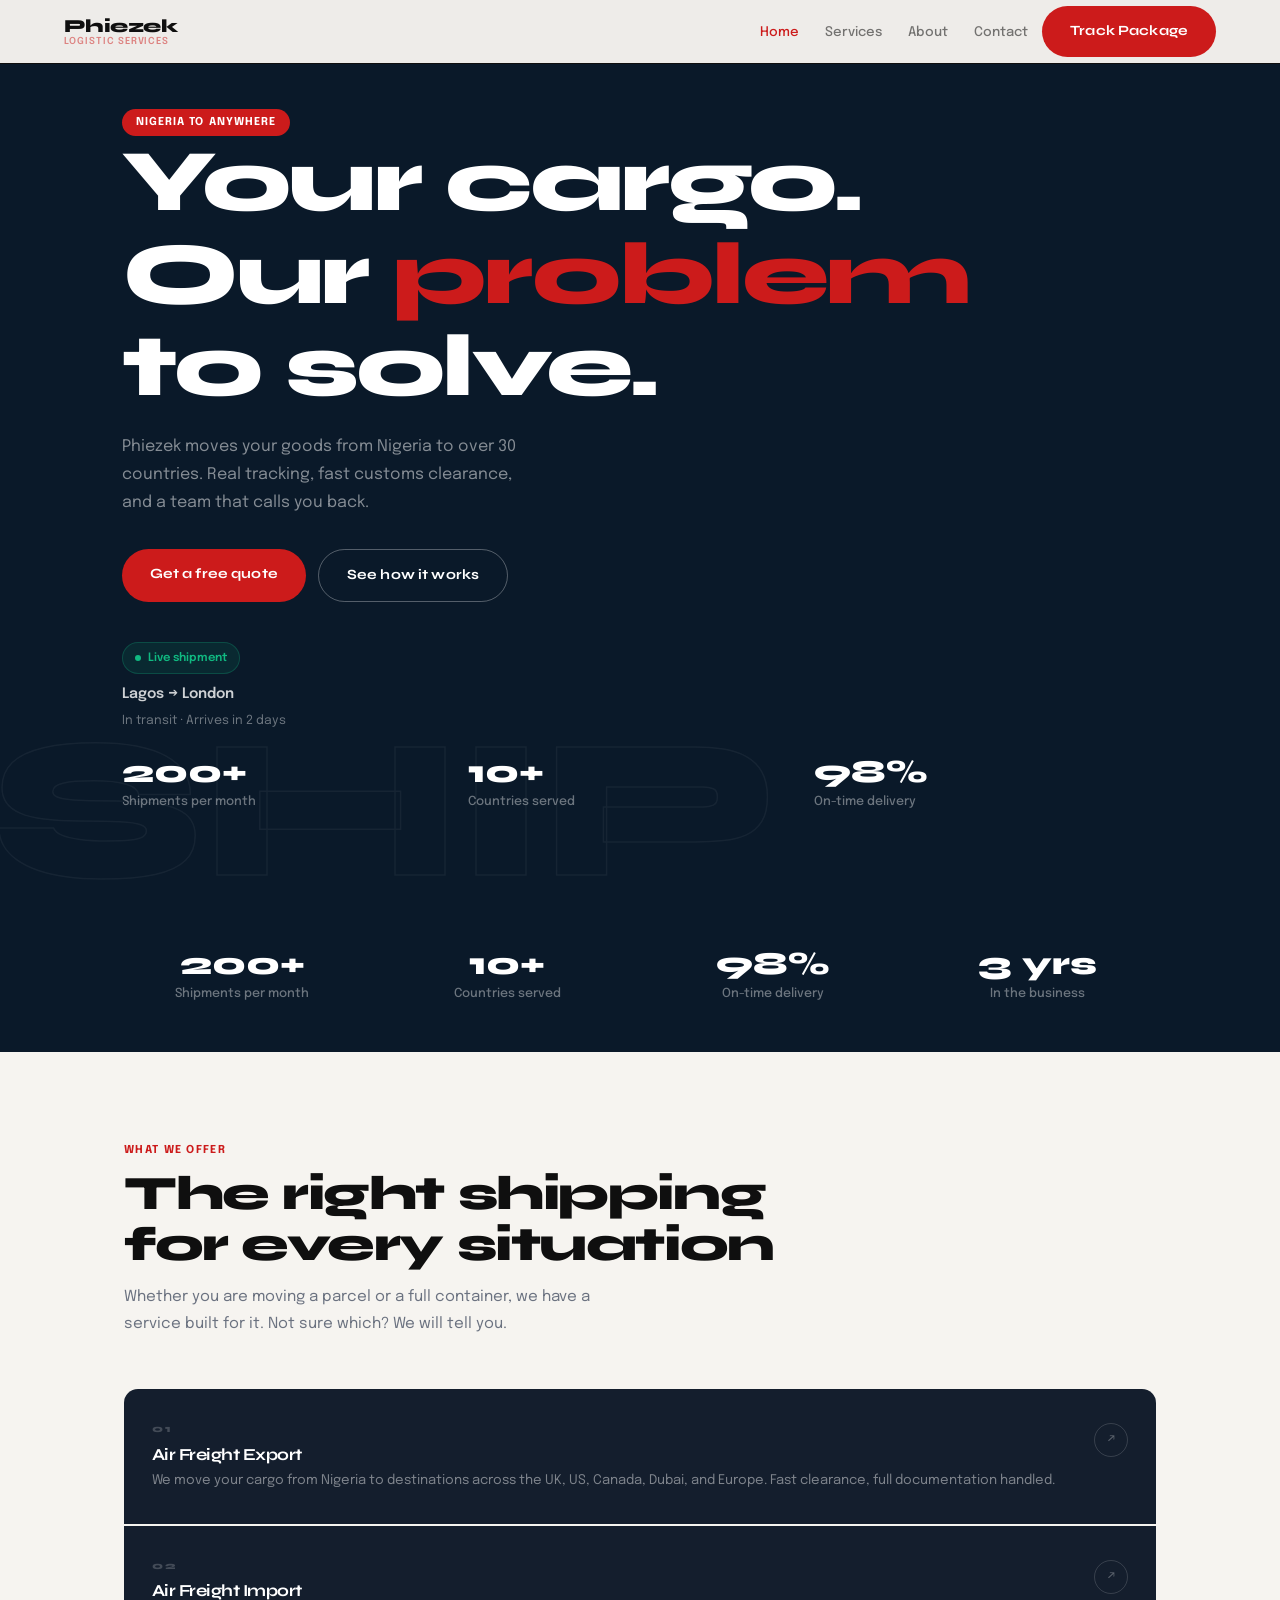
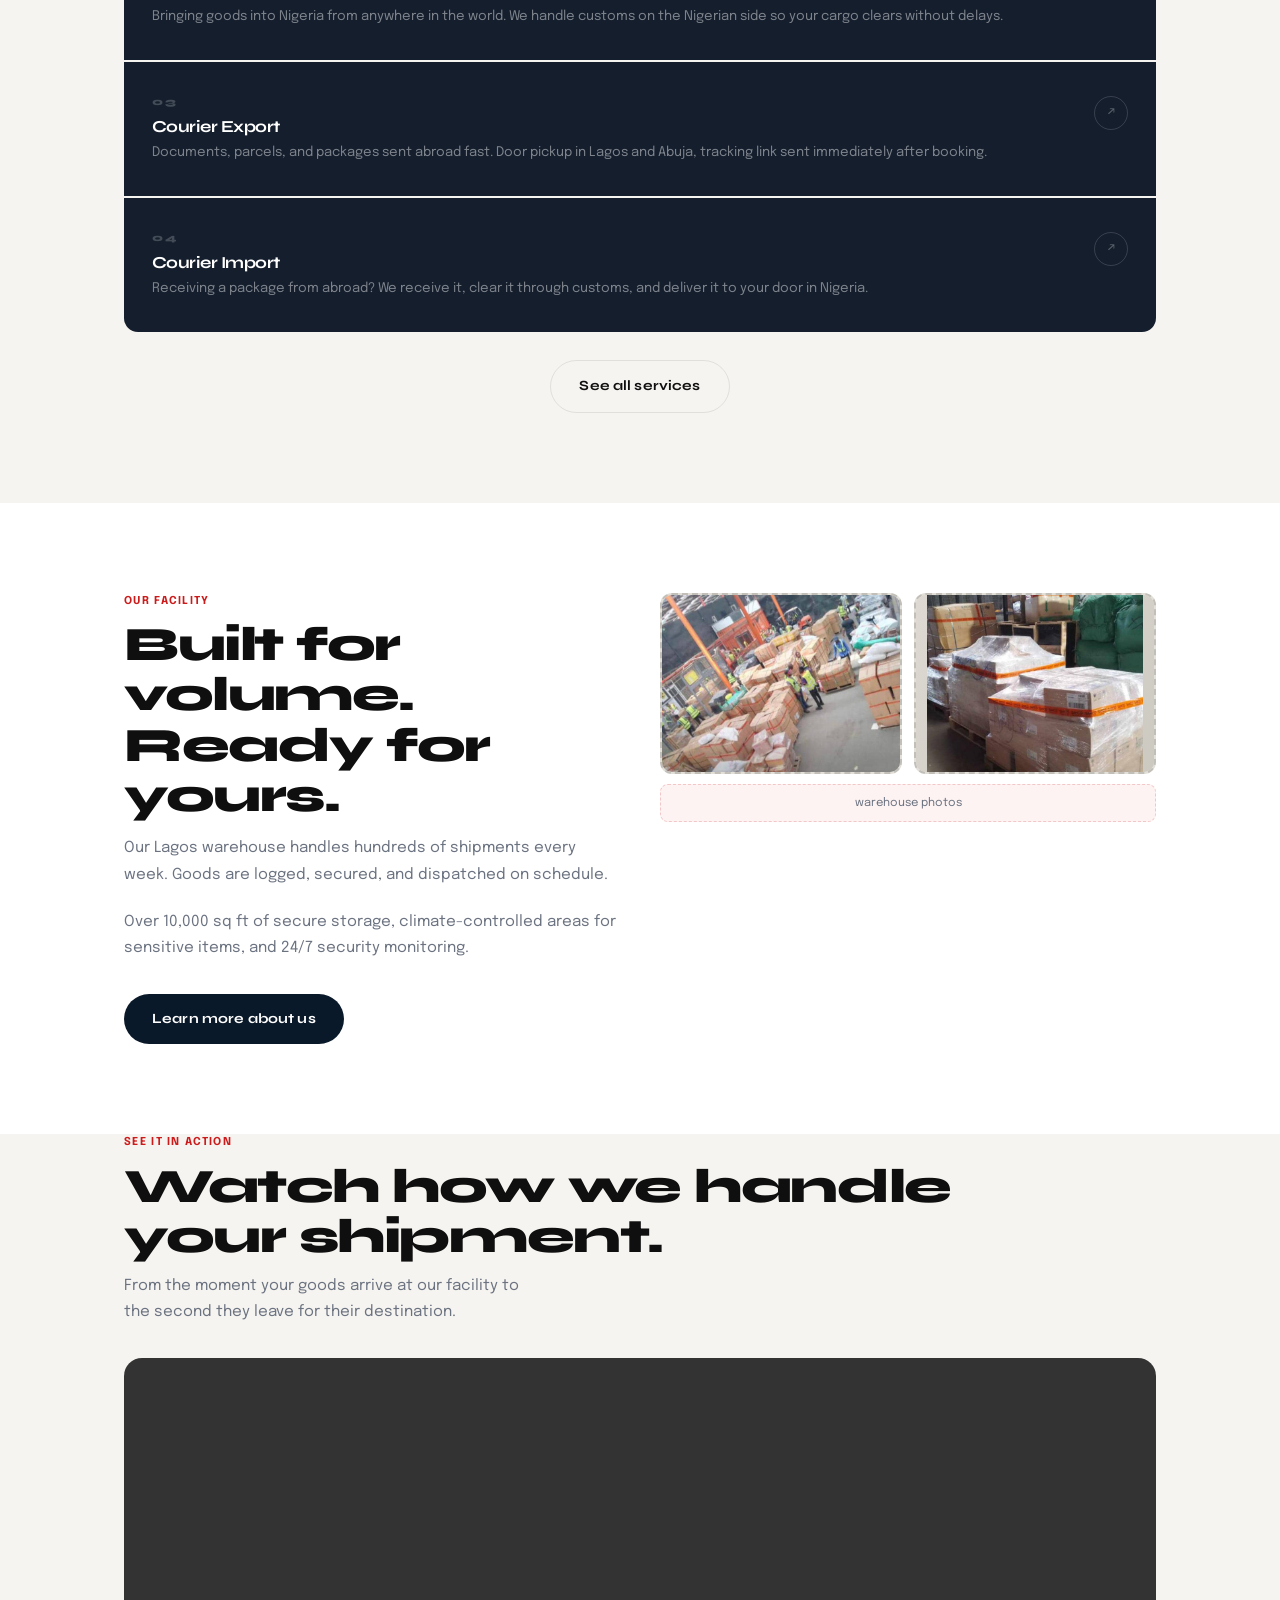
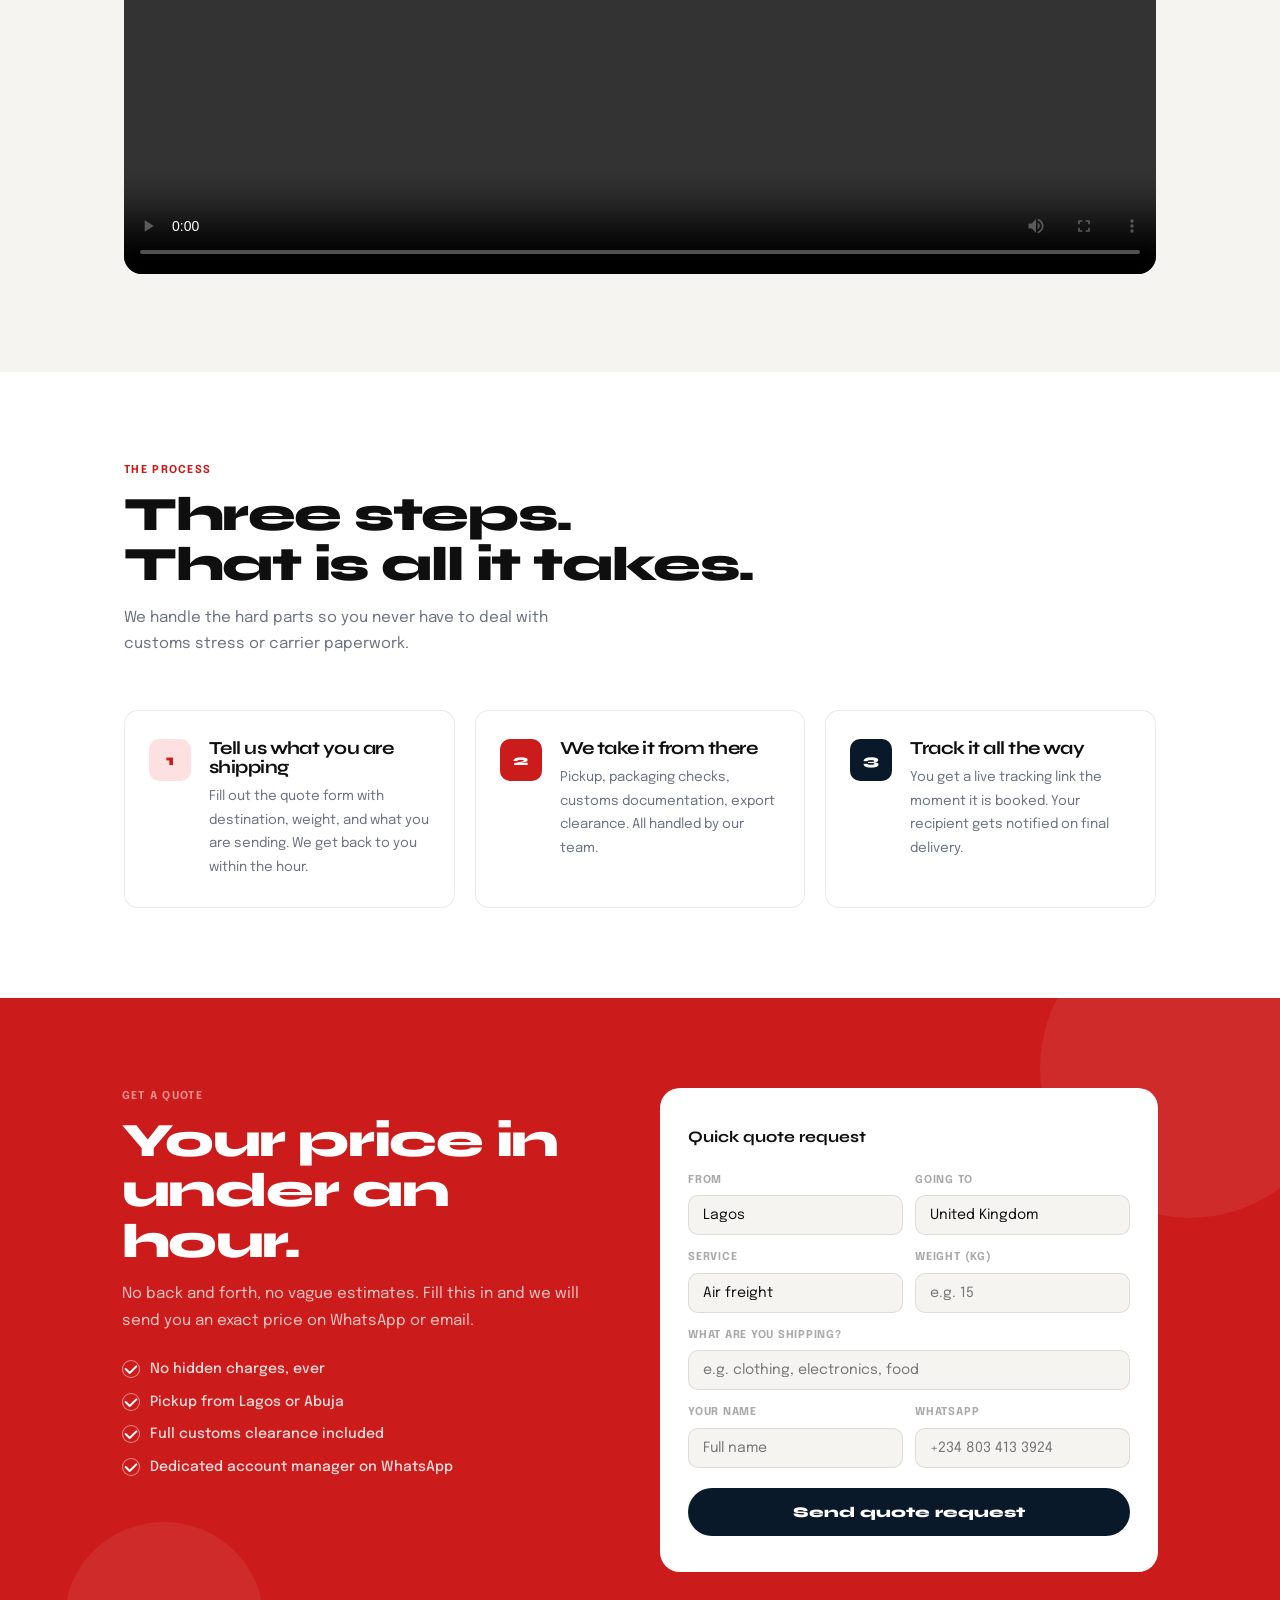
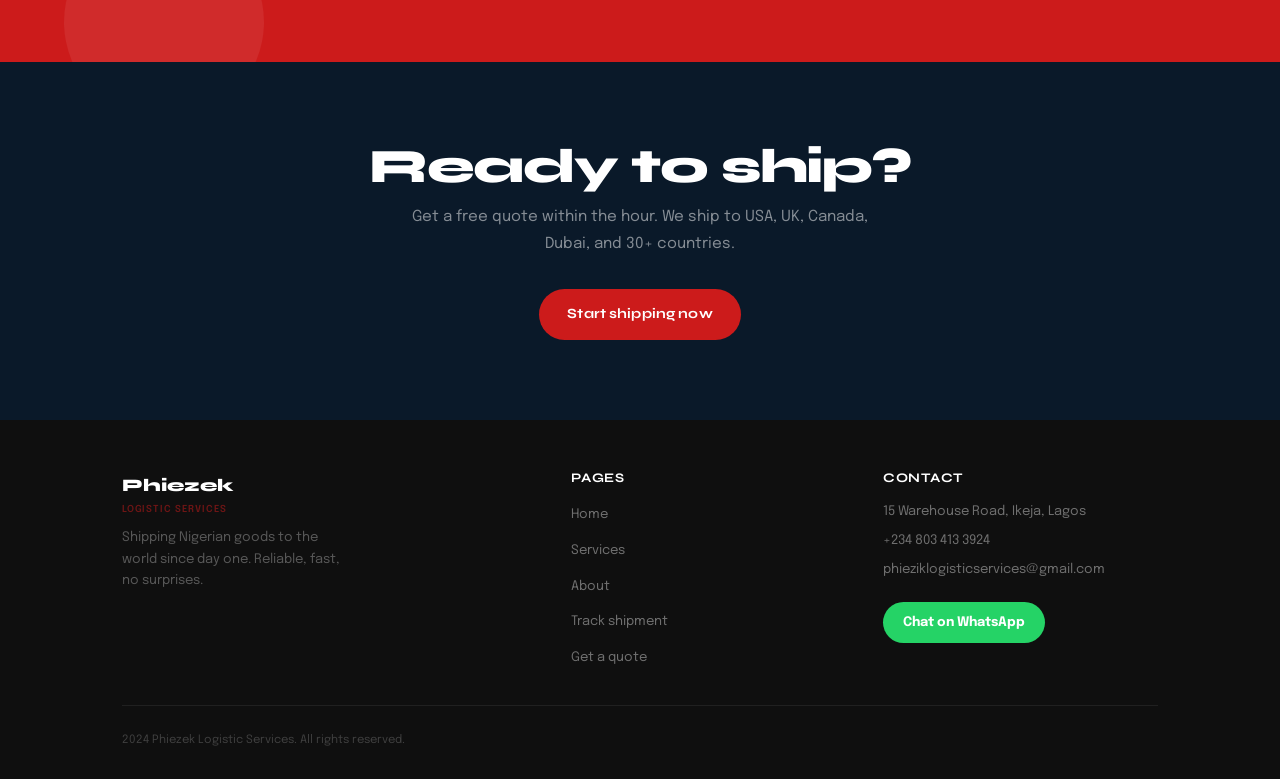
<file: index.html>
<!DOCTYPE html>
<html lang="en">
<head>
<meta charset="UTF-8">
<meta name="viewport" content="width=device-width, initial-scale=1.0">
<title>Phiezek Logistics | Shipping From Nigeria to the World</title>
<link href="https://fonts.googleapis.com/css2?family=Syne:wght@700;800&family=Epilogue:wght@300;400;500;600&display=swap" rel="stylesheet">
<link rel="stylesheet" href="css/style.css">
</head>
<body>

<nav class="navbar">
  <a href="index.html" class="logo">Phiezek <span>Logistic Services</span></a>
  <div class="nav-right">
    <ul class="nav-links">
      <li><a href="index.html">Home</a></li>
      <li><a href="services.html">Services</a></li>
      <li><a href="about.html">About</a></li>
      <li><a href="contact.html">Contact</a></li>
    </ul>
    <a href="track.html" class="btn btn-red">Track Package</a>
    <button class="hamburger">&#9776;</button>
  </div>
</nav>

<!-- HERO -->
<header class="hero">
  <div class="hero-bg-word">SHIP</div>
  <div class="container">
    <div class="hero-content">
      <div class="hero-tag">Nigeria to anywhere</div>
      <h1>Your cargo.<br>Our <span class="accent">problem</span><br>to solve.</h1>
      <p class="hero-sub">Phiezek moves your goods from Nigeria to over 30 countries. Real tracking, fast customs clearance, and a team that calls you back.</p>
      <div class="hero-actions">
        <a href="contact.html" class="btn btn-red">Get a free quote</a>
        <a href="#how" class="btn btn-outline-white">See how it works</a>
      </div>
    </div>
    <div style="margin-top:40px;position:relative;z-index:1;">
      <div class="live-pill"><span class="live-dot"></span> Live shipment</div>
      <p style="color:rgba(255,255,255,.8);font-weight:600;font-size:.9rem;margin-bottom:3px;">Lagos &rarr; London</p>
      <p style="color:rgba(255,255,255,.4);font-size:.78rem;margin-bottom:24px;">In transit &middot; Arrives in 2 days</p>
      <div class="hero-stats">
        <div><div class="stat-num">200+</div><div class="stat-label">Shipments per month</div></div>
        <div><div class="stat-num">10+</div><div class="stat-label">Countries served</div></div>
        <div><div class="stat-num">98%</div><div class="stat-label">On-time delivery</div></div>
      </div>
    </div>
  </div>
</header>

<!-- STATS BAR -->
<div class="stats-bar">
  <div class="container">
    <div class="stats-grid">
     <div><div class="stat-num">200+</div><div class="stat-label">Shipments per month</div></div>
<div><div class="stat-num">10+</div><div class="stat-label">Countries served</div></div>
<div><div class="stat-num">98%</div><div class="stat-label">On-time delivery</div></div>
<div><div class="stat-num">3 yrs</div><div class="stat-label">In the business</div></div>
    </div>
  </div>
</div>

<!-- SERVICES -->
<section class="section-pad bg-off">
  <div class="container">
    <span class="eyebrow">What we offer</span>
    <h2>The right shipping<br>for every situation</h2>
    <p class="section-intro">Whether you are moving a parcel or a full container, we have a service built for it. Not sure which? We will tell you.</p>
    <div class="svc-stack reveal">
      
      
     <div class="svc">
        <div>
          <div class="svc-num">01</div>
          <h3>Air Freight Export</h3>
          <p>We move your cargo from Nigeria to destinations across the UK, US, Canada, Dubai, and Europe. Fast clearance, full documentation handled.</p>
        </div>
        <div class="svc-arrow">&#8599;</div>
      </div>
      <div class="svc">
        <div>
          <div class="svc-num">02</div>
          <h3>Air Freight Import</h3>
          <p>Bringing goods into Nigeria from anywhere in the world. We handle customs on the Nigerian side so your cargo clears without delays.</p>
        </div>
        <div class="svc-arrow">&#8599;</div>
      </div>
      <div class="svc">
        <div>
          <div class="svc-num">03</div>
          <h3>Courier Export</h3>
          <p>Documents, parcels, and packages sent abroad fast. Door pickup in Lagos and Abuja, tracking link sent immediately after booking.</p>
        </div>
        <div class="svc-arrow">&#8599;</div>
      </div>
      <div class="svc">
        <div>
    <div class="svc-num">04</div>
    <h3>Courier Import</h3>
    <p>Receiving a package from abroad? We receive it, clear it through customs, and deliver it to your door in Nigeria.</p>
  </div>
  <div class="svc-arrow">&#8599;</div>
</div>
    </div>
    <div style="margin-top:28px;text-align:center;">
      <a href="services.html" class="btn btn-outline-ink">See all services</a>
    </div>
  </div>
</section>

<!-- FACILITY -->
<section class="section-pad bg-white">
  <div class="container">
    <div class="grid-2">
      <div>
        <span class="eyebrow">Our facility</span>
        <h2>Built for volume.<br>Ready for yours.</h2>
        <p style="margin-bottom:20px;">Our Lagos warehouse handles hundreds of shipments every week. Goods are logged, secured, and dispatched on schedule.</p>
        <p style="margin-bottom:32px;">Over 10,000 sq ft of secure storage, climate-controlled areas for sensitive items, and 24/7 security monitoring.</p>
        <a href="about.html" class="btn btn-navy">Learn more about us</a>
      </div>
      <div class="reveal">
        <div class="photo-grid">
          <div class="photo-ph">
            <div class="photo-ph-icon"><svg viewBox="0 0 24 24"><rect x="3" y="3" width="18" height="18" rx="2"/><circle cx="8.5" cy="8.5" r="1.5"/><polyline points="21 15 16 10 5 21"/></svg></div>
            <div class="photo-ph-label">
              <div style="width:100%; height:280px; border-radius:12px; overflow:hidden;">
                <img src="images/img 3.jpeg" alt="Phiezek warehouse" style="width:100%; height:100%; object-fit:cover; display:block;">
              </div>
            </div>
          </div>
          <div class="photo-ph">
            <div class="photo-ph-icon"><svg viewBox="0 0 24 24"><rect x="3" y="3" width="18" height="18" rx="2"/><circle cx="8.5" cy="8.5" r="1.5"/><polyline points="21 15 16 10 5 21"/></svg></div>
            <div class="photo-ph-label">
              <div style="width:100%; height:280px; border-radius:12px; overflow:hidden;">
               <img src="images/img 1.jpeg" alt="Phiezek warehouse" style="width:100%; height:100%; object-fit:cover; display:block;">
             </div>
            </div>
          </div>
        </div>
        <p class="replace-hint">warehouse photos</p>
      </div>
    </div>
  </div>
</section>

<!-- VIDEO -->
<section class="section-pad bg-off" style="padding-top:0;">
  <div class="container">
    <span class="eyebrow">See it in action</span>
    <h2 style="margin-bottom:10px;">Watch how we handle<br>your shipment.</h2>
    <p style="margin-bottom:32px;max-width:420px;">From the moment your goods arrive at our facility to the second they leave for their destination.</p>
   <video controls width="100%" style="border-radius:18px;">
  <source src="images/vid 1.mp4" type="video/mp4">
  </video>
  </div>
</section>

<!-- HOW IT WORKS -->
<section id="how" class="section-pad bg-white">
  <div class="container">
    <span class="eyebrow">The process</span>
    <h2>Three steps.<br>That is all it takes.</h2>
    <p class="section-intro">We handle the hard parts so you never have to deal with customs stress or carrier paperwork.</p>
    <div class="grid-3">
      <div class="step reveal">
        <div class="step-badge">1</div>
        <div>
          <h3>Tell us what you are shipping</h3>
          <p>Fill out the quote form with destination, weight, and what you are sending. We get back to you within the hour.</p>
        </div>
      </div>
      <div class="step reveal">
        <div class="step-badge">2</div>
        <div>
          <h3>We take it from there</h3>
          <p>Pickup, packaging checks, customs documentation, export clearance. All handled by our team.</p>
        </div>
      </div>
      <div class="step reveal">
        <div class="step-badge">3</div>
        <div>
          <h3>Track it all the way</h3>
          <p>You get a live tracking link the moment it is booked. Your recipient gets notified on final delivery.</p>
        </div>
      </div>
    </div>
  </div>
</section>

<!-- QUOTE -->
<section class="quote-section">
  <div class="quote-circle qc1"></div>
  <div class="quote-circle qc2"></div>
  <div class="container">
    <div class="grid-2">
      <div>
        <span class="eyebrow" style="color:rgba(255,255,255,.5);">Get a quote</span>
        <h2>Your price in under an hour.</h2>
        <p>No back and forth, no vague estimates. Fill this in and we will send you an exact price on WhatsApp or email.</p>
        <ul class="promise-list">
          <li>No hidden charges, ever</li>
          <li>Pickup from Lagos or Abuja</li>
          <li>Full customs clearance included</li>
          <li>Dedicated account manager on WhatsApp</li>
        </ul>
      </div>
      <div class="form-card reveal">
        <div class="form-title">Quick quote request</div>
        <form id="quoteForm">
          <div class="form-row">
            <div class="fg"><label>From</label><select><option>Lagos</option><option>Abuja</option><option>Port Harcourt</option><option>Kano</option></select></div>
            <div class="fg"><label>Going to</label><select><option>United Kingdom</option><option>United States</option><option>Canada</option><option>Germany</option><option>UAE / Dubai</option><option>China</option><option>Australia</option><option>Other</option></select></div>
          </div>
          <div class="form-row">
            <div class="fg"><label>Service</label><select><option>Air freight</option>
              <option>Sea freight</option>
              <option>Express parcel</option>
            </select></div>
            <div class="fg"><label>Weight (kg)</label><input type="number" placeholder="e.g. 15"></div>
          </div>
          <div class="fg"><label>What are you shipping?</label><input type="text" placeholder="e.g. clothing, electronics, food"></div>
          <div class="form-row">
            <div class="fg"><label>Your name</label><input type="text" placeholder="Full name"></div>
            <div class="fg"><label>WhatsApp</label><input type="tel" placeholder="+234 803 413 3924"></div>
          </div>
          <button type="submit" class="form-submit">Send quote request</button>
        </form>
      </div>
    </div>
  </div>
</section>

<!-- TESTIMONIALS
<section class="section-pad bg-off">
  <div class="container">
    <span class="eyebrow">What customers say</span>
    <h2 style="margin-bottom:48px;">Real people.<br>Real shipments.</h2>
    <div class="grid-3">
      <div class="testi-card reveal">
        <div class="testi-stars">&#9733;&#9733;&#9733;&#9733;&#9733;</div>
        <div class="quote-mark">"</div>
        <p class="testi-text">Phiezek delivered my mother's food items to London in 4 days. Nothing was broken and I was updated the whole way through.</p>
        <div class="testi-author">
          <div class="testi-avatar">CO</div>
          <div><div class="testi-name">Chioma O.</div><div class="testi-role">London, UK</div></div>
        </div>
      </div>
      <div class="testi-card reveal">
        <div class="testi-stars">&#9733;&#9733;&#9733;&#9733;&#9733;</div>
        <div class="quote-mark">"</div>
        <p class="testi-text">Best rates for sea cargo. I shipped my car from Lagos to Houston and the customs process was completely seamless.</p>
        <div class="testi-author">
          <div class="testi-avatar">EB</div>
          <div><div class="testi-name">Emeka B.</div><div class="testi-role">Houston, USA</div></div>
        </div>
      </div>
      <div class="testi-card reveal">
        <div class="testi-stars">&#9733;&#9733;&#9733;&#9733;&#9733;</div>
        <div class="quote-mark">"</div>
        <p class="testi-text">Customer service is top notch. They updated me on WhatsApp every step of the way. Will not use anyone else.</p>
        <div class="testi-author">
          <div class="testi-avatar">ZA</div>
          <div><div class="testi-name">Zainab A.</div><div class="testi-role">Dubai, UAE</div></div>
        </div>
      </div>
    </div>
  </div>
</section> -->

<!-- CTA -->
<div class="cta-band">
  <div class="container">
    <h2>Ready to ship?</h2>
    <p>Get a free quote within the hour. We ship to USA, UK, Canada, Dubai, and 30+ countries.</p>
    <a href="contact.html" class="btn btn-red">Start shipping now</a>
  </div>
</div>

<!-- FOOTER -->
<footer>
  <div class="container">
    <div class="footer-top">
      <div>
        <a href="index.html" class="footer-logo">Phiezek <span>Logistic Services</span></a>
        <p class="desc">Shipping Nigerian goods to the world since day one. Reliable, fast, no surprises.</p>
      </div>
      <div class="footer-col">
        <h4>Pages</h4>
        <ul>
          <li><a href="index.html">Home</a></li>
          <li><a href="services.html">Services</a></li>
          <li><a href="about.html">About</a></li>
          <li><a href="track.html">Track shipment</a></li>
          <li><a href="contact.html">Get a quote</a></li>
        </ul>
      </div>
      <div class="footer-col">
        <h4>Contact</h4>
        <p>15 Warehouse Road, Ikeja, Lagos</p>
        <p>+234 803 413 3924</p>
        <p>phieziklogisticservices@gmail.com</p>
        <a href="https://wa.me/2349027513181" class="whatsapp-btn" style="margin-top:14px;">Chat on WhatsApp</a>
      </div>
    </div>
    <div class="footer-bottom">
      <p>2024 Phiezek Logistic Services. All rights reserved.</p>
    </div>
  </div>
</footer>

<script src="js/script.js"></script>
</body>
</html>
</file>
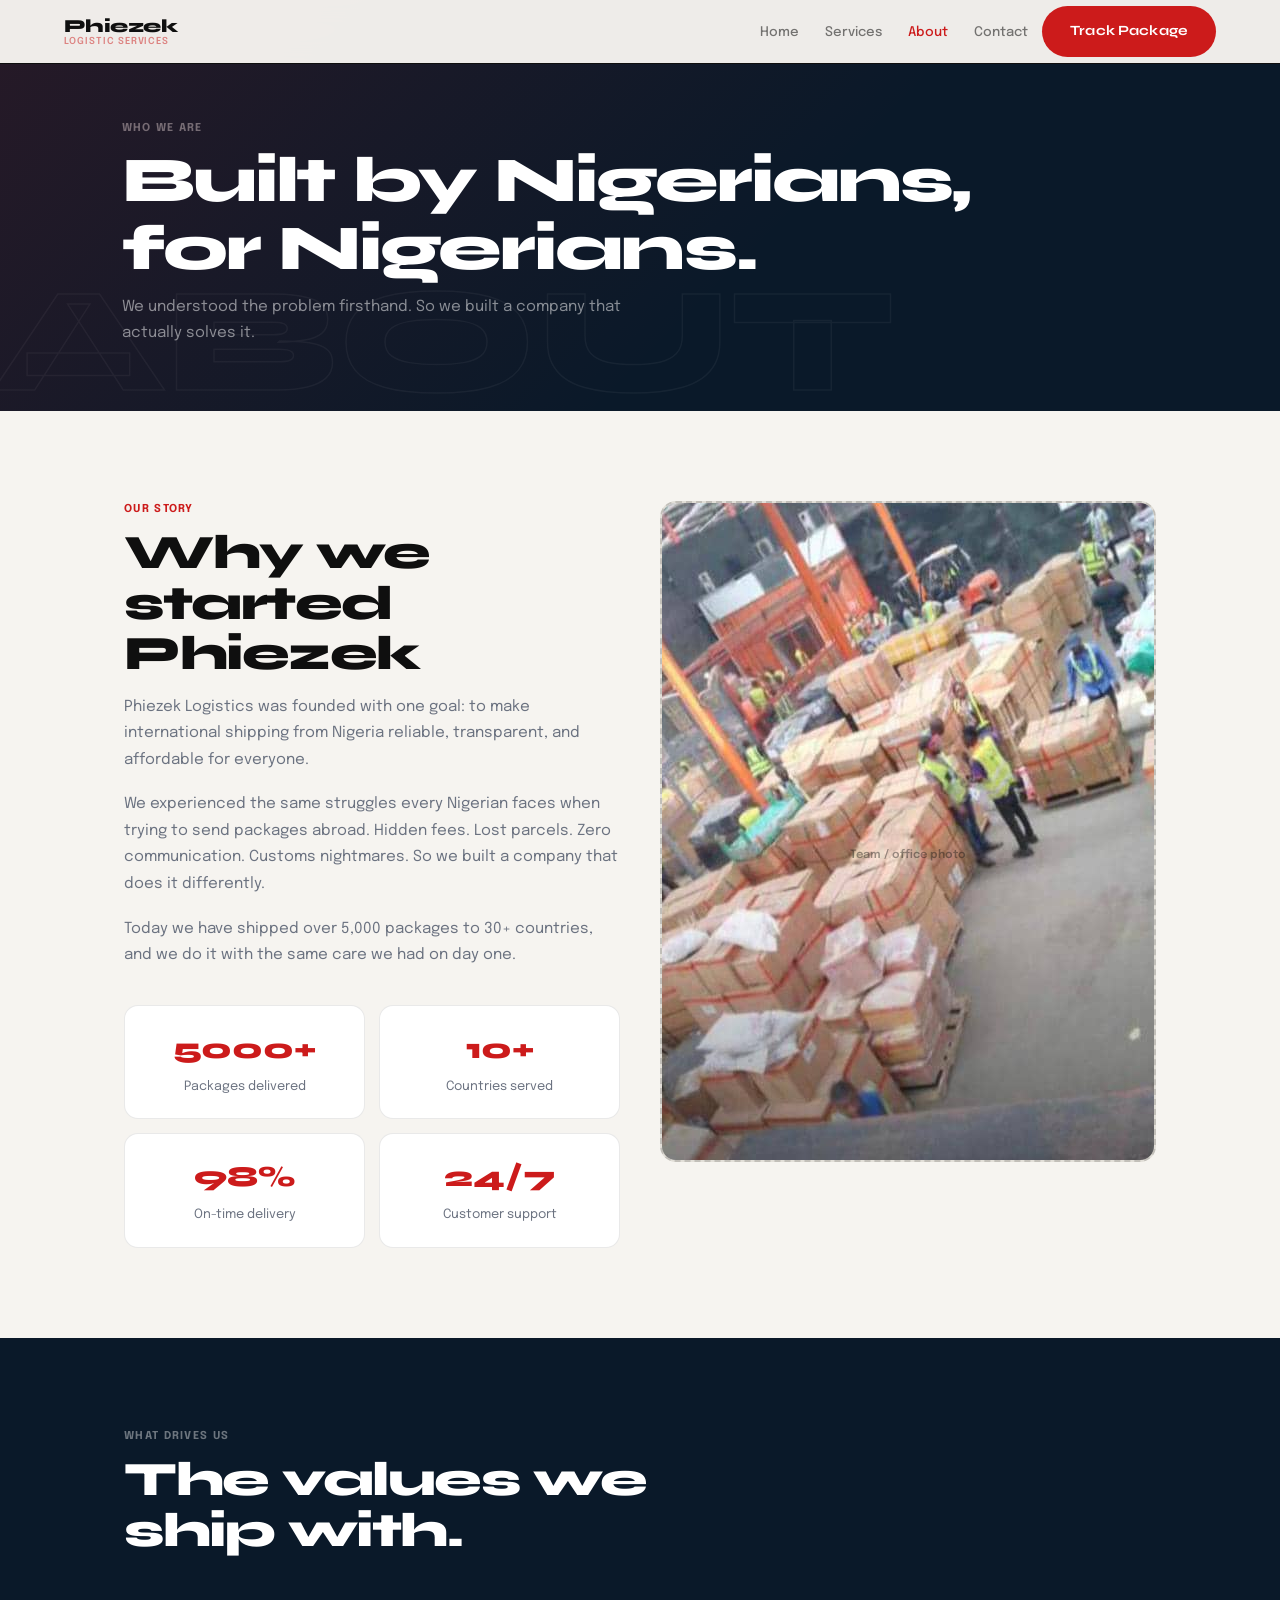
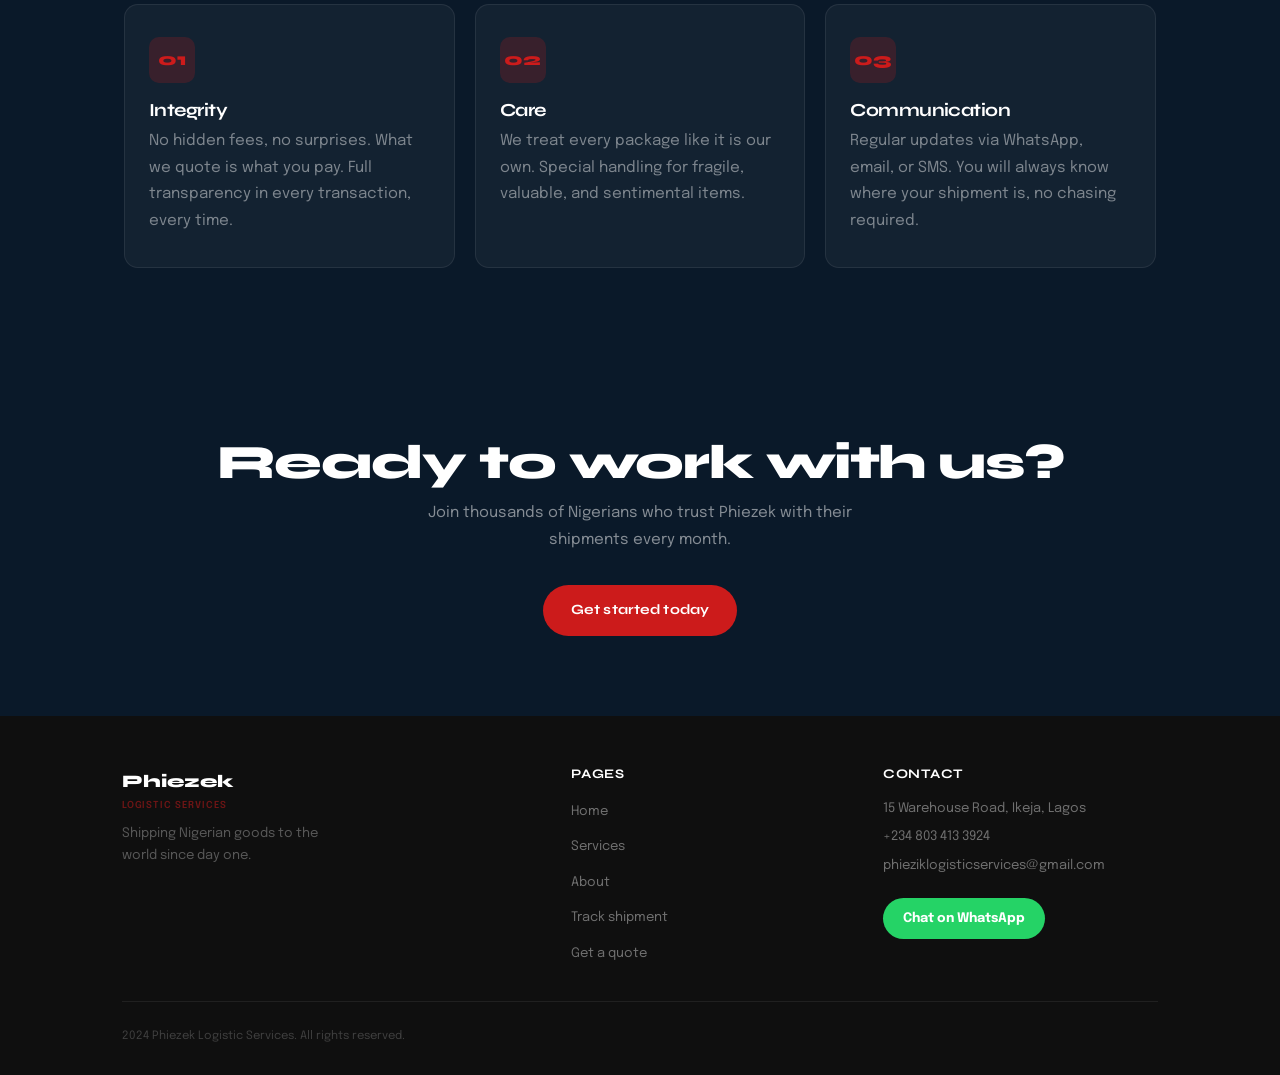
<file: about.html>
<!DOCTYPE html>
<html lang="en">
<head>
<meta charset="UTF-8">
<meta name="viewport" content="width=device-width, initial-scale=1.0">
<title>About Us | Phiezek Logistics</title>
<link href="https://fonts.googleapis.com/css2?family=Syne:wght@700;800&family=Epilogue:wght@300;400;500;600&display=swap" rel="stylesheet">
<link rel="stylesheet" href="css/style.css">
</head>
<body>

<nav class="navbar">
  <a href="index.html" class="logo">Phiezek <span>Logistic Services</span></a>
  <div class="nav-right">
    <ul class="nav-links">
      <li><a href="index.html">Home</a></li>
      <li><a href="services.html">Services</a></li>
      <li><a href="about.html">About</a></li>
      <li><a href="contact.html">Contact</a></li>
    </ul>
    <a href="track.html" class="btn btn-red">Track Package</a>
    <button class="hamburger">&#9776;</button>
  </div>
</nav>

<header class="page-header">
  <div class="hero-bg-word">ABOUT</div>
  <div class="container">
    <span class="eyebrow" style="color:rgba(255,255,255,.4);">Who we are</span>
    <h1>Built by Nigerians,<br>for Nigerians.</h1>
    <p>We understood the problem firsthand. So we built a company that actually solves it.</p>
  </div>
</header>

<!-- STORY -->
<section class="section-pad bg-off">
  <div class="container">
    <div class="grid-2">
      <div>
        <span class="eyebrow">Our story</span>
        <h2>Why we started<br>Phiezek</h2>
        <p style="margin-bottom:18px;">Phiezek Logistics was founded with one goal: to make international shipping from Nigeria reliable, transparent, and affordable for everyone.</p>
        <p style="margin-bottom:18px;">We experienced the same struggles every Nigerian faces when trying to send packages abroad. Hidden fees. Lost parcels. Zero communication. Customs nightmares. So we built a company that does it differently.</p>
        <p style="margin-bottom:36px;">Today we have shipped over 5,000 packages to 30+ countries, and we do it with the same care we had on day one.</p>
        <div class="grid-2" style="gap:14px;">
          <div class="card" style="text-align:center;padding:20px;">
            <div style="font-family:'Syne',sans-serif;font-size:1.8rem;font-weight:800;color:var(--red);margin-bottom:4px;">5000+</div>
            <p style="font-size:.8rem;margin:0;">Packages delivered</p>
          </div>
          <div class="card" style="text-align:center;padding:20px;">
            <div style="font-family:'Syne',sans-serif;font-size:1.8rem;font-weight:800;color:var(--red);margin-bottom:4px;">10+</div>
            <p style="font-size:.8rem;margin:0;">Countries served</p>
          </div>
          <div class="card" style="text-align:center;padding:20px;">
            <div style="font-family:'Syne',sans-serif;font-size:1.8rem;font-weight:800;color:var(--red);margin-bottom:4px;">98%</div>
            <p style="font-size:.8rem;margin:0;">On-time delivery</p>
          </div>
          <div class="card" style="text-align:center;padding:20px;">
            <div style="font-family:'Syne',sans-serif;font-size:1.8rem;font-weight:800;color:var(--red);margin-bottom:4px;">24/7</div>
            <p style="font-size:.8rem;margin:0;">Customer support</p>
          </div>
        </div>
      </div>
      <div class="reveal">
        <div class="photo-ph" style="aspect-ratio:3/4;border-radius:16px;">
          <div class="photo-ph-icon"><svg viewBox="0 0 24 24"><rect x="3" y="3" width="18" height="18" rx="2"/><circle cx="8.5" cy="8.5" r="1.5"/><polyline points="21 15 16 10 5 21"/></svg>
          <img src="images/img 3.jpeg" alt="">
          </div>
          <div class="photo-ph-label">Team / office photo</div>
        </div>
      </div>
    </div>
  </div>
</section>

<!-- VALUES -->
<section class="section-pad bg-navy">
  <div class="container">
    <span class="eyebrow" style="color:rgba(255,255,255,.4);">What drives us</span>
    <h2 style="color:var(--white);margin-bottom:48px;">The values we<br>ship with.</h2>
    <div class="grid-3">
      <div class="value-card reveal" style="background:rgba(255,255,255,.04);border-color:rgba(255,255,255,.08);">
        <div class="value-icon" style="background:rgba(204,27,27,.2);">01</div>
        <h3 style="color:var(--white);">Integrity</h3>
        <p style="color:rgba(255,255,255,.45);">No hidden fees, no surprises. What we quote is what you pay. Full transparency in every transaction, every time.</p>
      </div>
      <div class="value-card reveal" style="background:rgba(255,255,255,.04);border-color:rgba(255,255,255,.08);">
        <div class="value-icon" style="background:rgba(204,27,27,.2);">02</div>
        <h3 style="color:var(--white);">Care</h3>
        <p style="color:rgba(255,255,255,.45);">We treat every package like it is our own. Special handling for fragile, valuable, and sentimental items.</p>
      </div>
      <div class="value-card reveal" style="background:rgba(255,255,255,.04);border-color:rgba(255,255,255,.08);">
        <div class="value-icon" style="background:rgba(204,27,27,.2);">03</div>
        <h3 style="color:var(--white);">Communication</h3>
        <p style="color:rgba(255,255,255,.45);">Regular updates via WhatsApp, email, or SMS. You will always know where your shipment is, no chasing required.</p>
      </div>
    </div>
  </div>
</section>

<!-- CERTIFICATIONS -->
<!-- <section class="section-pad bg-white">
  <div class="container">
    <div class="grid-2">
      <div class="reveal">
        <div class="photo-ph" style="aspect-ratio:4/3;border-radius:16px;">
          <div class="photo-ph-icon"><svg viewBox="0 0 24 24"><rect x="3" y="3" width="18" height="18" rx="2"/><circle cx="8.5" cy="8.5" r="1.5"/><polyline points="21 15 16 10 5 21"/></svg></div>
          <div class="photo-ph-label">Office / facility photo</div>
        </div>
      </div>
      <div>
        <span class="eyebrow">Licenses</span>
        <h2>Fully licensed<br>and compliant.</h2>
        <p style="margin-bottom:28px;">All Phiezek operations meet international shipping standards. We are accredited, registered, and certified so your shipments are always in safe hands.</p>
        <div class="card">
          <div class="cert-item">
            <div class="cert-check">&#10003;</div>
            <div><h4>CAC Registered</h4><p>Corporate Affairs Commission: RC 12345678</p></div>
          </div>
          <div class="cert-item">
            <div class="cert-check">&#10003;</div>
            <div><h4>NIPOST Licensed</h4><p>Nigerian Postal Service Operator License</p></div>
          </div>
          <div class="cert-item">
            <div class="cert-check">&#10003;</div>
            <div><h4>Customs Certified</h4><p>Nigeria Customs Service Accredited Agent</p></div>
          </div>
          <div class="cert-item">
            <div class="cert-check">&#10003;</div>
            <div><h4>IATA Member</h4><p>International Air Transport Association</p></div>
          </div>
        </div>
      </div>
    </div>
  </div>
</section> -->

<div class="cta-band">
  <div class="container">
    <h2>Ready to work with us?</h2>
    <p>Join thousands of Nigerians who trust Phiezek with their shipments every month.</p>
    <a href="contact.html" class="btn btn-red">Get started today</a>
  </div>
</div>

<footer>
  <div class="container">
    <div class="footer-top">
      <div>
        <a href="index.html" class="footer-logo">Phiezek <span>Logistic Services</span></a>
        <p class="desc">Shipping Nigerian goods to the world since day one.</p>
      </div>
      <div class="footer-col">
        <h4>Pages</h4>
        <ul>
          <li><a href="index.html">Home</a></li>
          <li><a href="services.html">Services</a></li>
          <li><a href="about.html">About</a></li>
          <li><a href="track.html">Track shipment</a></li>
          <li><a href="contact.html">Get a quote</a></li>
        </ul>
      </div>
      <div class="footer-col">
        <h4>Contact</h4>
        <p>15 Warehouse Road, Ikeja, Lagos</p>
        <p>+234 803 413 3924</p>
        <p>phieziklogisticservices@gmail.com</p>
        <a href="https://wa.me/2349027513181" class="whatsapp-btn" style="margin-top:14px;">Chat on WhatsApp</a>
      </div>
    </div>
    <div class="footer-bottom"><p>2024 Phiezek Logistic Services. All rights reserved.</p></div>
  </div>
</footer>
<script src="js/script.js"></script>
</body>
</html>
</file>
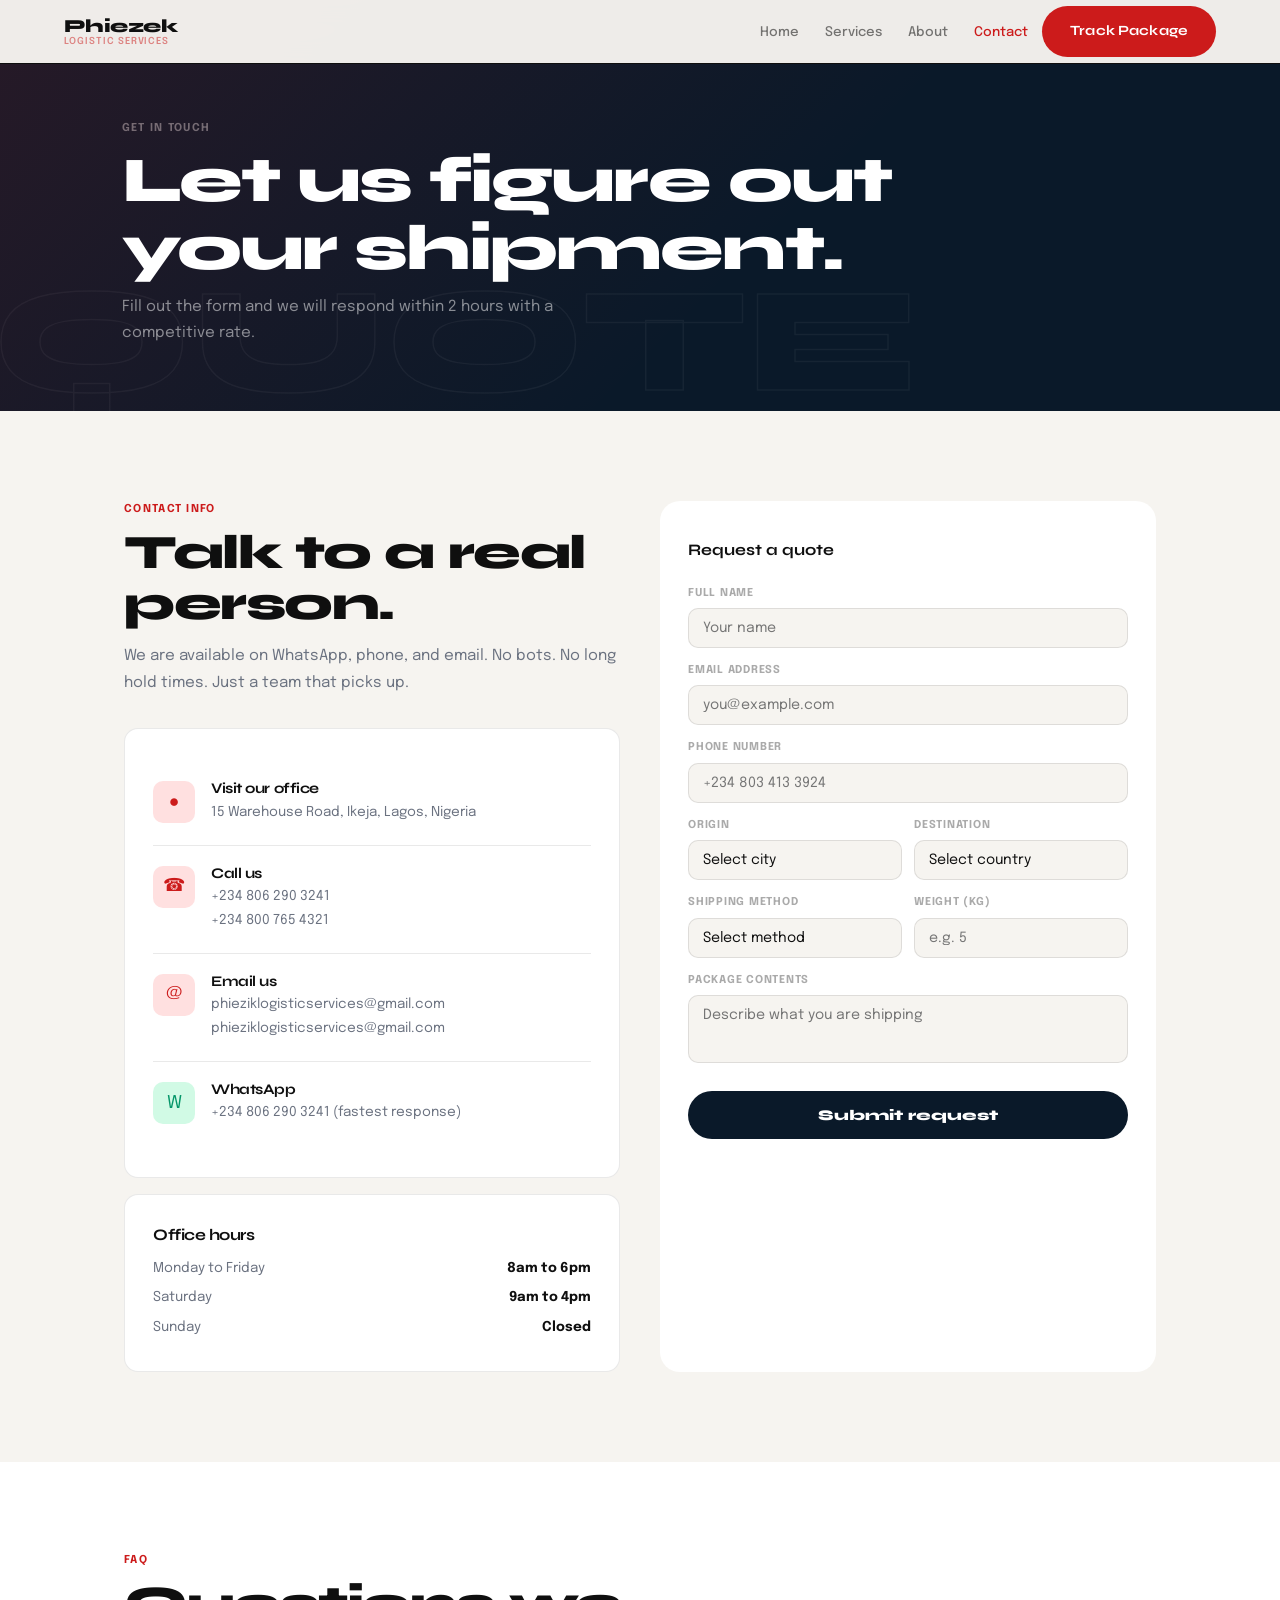
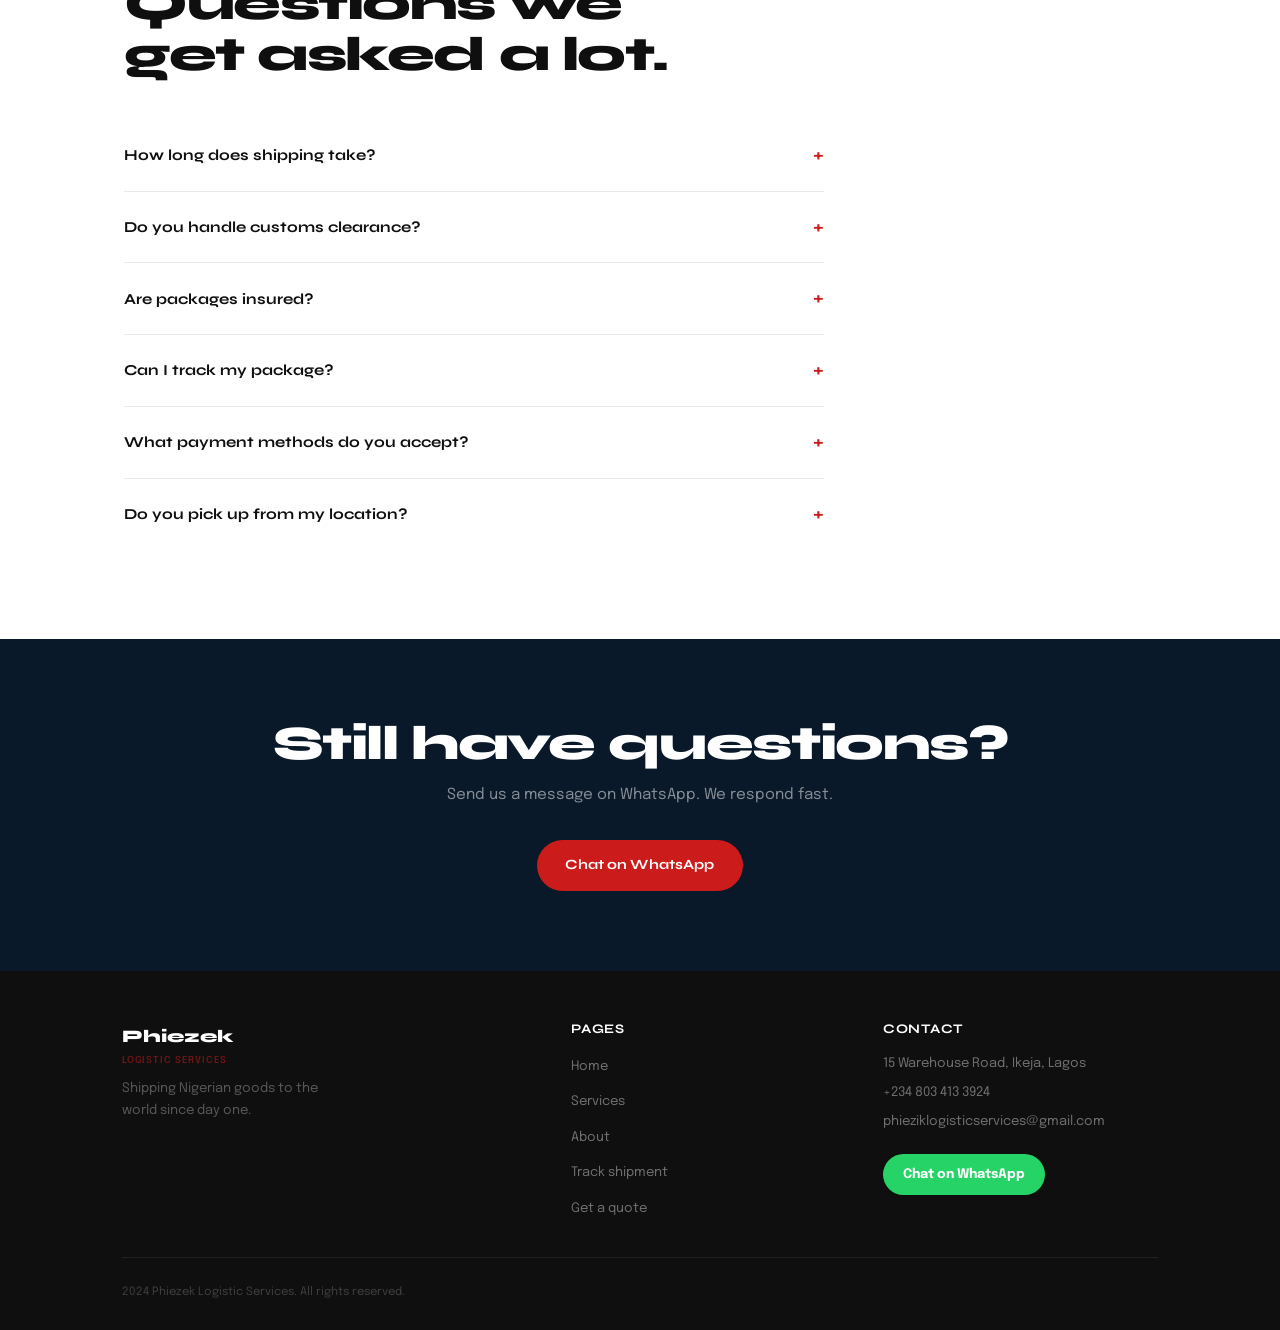
<file: contact.html>
<!DOCTYPE html>
<html lang="en">
<head>
<meta charset="UTF-8">
<meta name="viewport" content="width=device-width, initial-scale=1.0">
<title>Get a Quote | Phiezek Logistics</title>
<link href="https://fonts.googleapis.com/css2?family=Syne:wght@700;800&family=Epilogue:wght@300;400;500;600&display=swap" rel="stylesheet">
<link rel="stylesheet" href="css/style.css">
</head>
<body>

<nav class="navbar">
  <a href="index.html" class="logo">Phiezek <span>Logistic Services</span></a>
  <div class="nav-right">
    <ul class="nav-links">
      <li><a href="index.html">Home</a></li>
      <li><a href="services.html">Services</a></li>
      <li><a href="about.html">About</a></li>
      <li><a href="contact.html">Contact</a></li>
    </ul>
    <a href="track.html" class="btn btn-red">Track Package</a>
    <button class="hamburger">&#9776;</button>
  </div>
</nav>

<header class="page-header">
  <div class="hero-bg-word">QUOTE</div>
  <div class="container">
    <span class="eyebrow" style="color:rgba(255,255,255,.4);">Get in touch</span>
    <h1>Let us figure out<br>your shipment.</h1>
    <p>Fill out the form and we will respond within 2 hours with a competitive rate.</p>
  </div>
</header>

<!-- CONTACT + FORM -->
<section class="section-pad bg-off">
  <div class="container">
    <div class="grid-2">
      <!-- Info -->
      <div>
        <span class="eyebrow">Contact info</span>
        <h2>Talk to a real<br>person.</h2>
        <p style="margin-bottom:32px;">We are available on WhatsApp, phone, and email. No bots. No long hold times. Just a team that picks up.</p>
        <div class="card">
          <div class="contact-item">
            <div class="contact-icon">&#9679;</div>
            <div><h4>Visit our office</h4><p>15 Warehouse Road, Ikeja, Lagos, Nigeria</p></div>
          </div>
          <div class="contact-item">
            <div class="contact-icon">&#9742;</div>
            <div><h4>Call us</h4><p>+234 806 290 3241<br>+234 800 765 4321</p></div>
          </div>
          <div class="contact-item">
            <div class="contact-icon">@</div>
            <div><h4>Email us</h4><p>phieziklogisticservices@gmail.com<br>phieziklogisticservices@gmail.com</p></div>
          </div>
          <div class="contact-item">
            <div class="contact-icon" style="background:#D1FAE5;color:#059669;">W</div>
            <div><h4>WhatsApp</h4><p>+234 806 290 3241 (fastest response)</p></div>
          </div>
        </div>
        <div class="card" style="margin-top:16px;">
          <h4 style="font-family:'Syne',sans-serif;color:var(--ink);margin-bottom:14px;">Office hours</h4>
          <div style="display:grid;gap:8px;">
            <div style="display:flex;justify-content:space-between;font-size:.85rem;"><span style="color:var(--muted);">Monday to Friday</span><strong>8am to 6pm</strong></div>
            <div style="display:flex;justify-content:space-between;font-size:.85rem;"><span style="color:var(--muted);">Saturday</span><strong>9am to 4pm</strong></div>
            <div style="display:flex;justify-content:space-between;font-size:.85rem;"><span style="color:var(--muted);">Sunday</span><strong>Closed</strong></div>
          </div>
        </div>
      </div>

      <!-- Form -->
      <div class="form-card reveal" style="background:var(--white);">
        <div class="form-title">Request a quote</div>
        <form id="quoteForm">
          <div class="fg"><label>Full name</label><input type="text" placeholder="Your name" required></div>
          <div class="fg"><label>Email address</label><input type="email" placeholder="you@example.com" required></div>
          <div class="fg"><label>Phone number</label><input type="tel" placeholder="+234 803 413 3924" required></div>
          <div class="form-row">
            <div class="fg"><label>Origin</label>
              <select required>
                <option value="">Select city</option>
                <option>Lagos</option><option>Abuja</option><option>Port Harcourt</option><option>Other</option>
              </select>
            </div>
            <div class="fg"><label>Destination</label>
              <select required>
                <option value="">Select country</option>
                <option>United Kingdom</option><option>United States</option><option>Canada</option><option>UAE / Dubai</option><option>Other</option>
              </select>
            </div>
          </div>
          <div class="form-row">
            <div class="fg"><label>Shipping method</label>
              <select required>
                <option value="">Select method</option>
                <option>Air Freight</option>
                <option>Courier Service</option>
                <option>Express Parcel</option>
                <option>Not sure</option>
              </select>
            </div>
            <div class="fg"><label>Weight (kg)</label><input type="number" placeholder="e.g. 5" required></div>
          </div>
          <div class="fg"><label>Package contents</label><textarea rows="3" placeholder="Describe what you are shipping" required></textarea></div>
          <button type="submit" class="form-submit">Submit request</button>
        </form>
      </div>
    </div>
  </div>
</section>

<!-- FAQ -->
<section class="section-pad bg-white">
  <div class="container">
    <span class="eyebrow">FAQ</span>
    <h2 style="margin-bottom:40px;">Questions we<br>get asked a lot.</h2>
    <div style="max-width:700px;">
      <div class="faq-item">
        <div class="faq-q">How long does shipping take? <span class="toggle">+</span></div>
        <div class="faq-a"><p>Air freight takes 3 to 5 working days. Sea freight takes 4 to 6 weeks depending on destination and customs clearance at both ends.</p></div>
      </div>
      <div class="faq-item">
        <div class="faq-q">Do you handle customs clearance? <span class="toggle">+</span></div>
        <div class="faq-a"><p>Yes, we handle all export and import documentation. Your recipient will not need to deal with customs on their end.</p></div>
      </div>
      <div class="faq-item">
        <div class="faq-q">Are packages insured? <span class="toggle">+</span></div>
        <div class="faq-a"><p>All shipments are insured against loss or damage. Additional insurance is available for high-value items on request.</p></div>
      </div>
      <div class="faq-item">
        <div class="faq-q">Can I track my package? <span class="toggle">+</span></div>
        <div class="faq-a"><p>Yes. You receive a tracking number the moment your shipment is booked, and can monitor it in real-time on our track page.</p></div>
      </div>
      <div class="faq-item">
        <div class="faq-q">What payment methods do you accept? <span class="toggle">+</span></div>
        <div class="faq-a"><p>We accept bank transfer, card payment, and cash for walk-in customers. Payment is confirmed before pickup.</p></div>
      </div>
      <div class="faq-item">
        <div class="faq-q">Do you pick up from my location? <span class="toggle">+</span></div>
        <div class="faq-a"><p>Yes, we offer door-to-door pickup in Lagos and Abuja. For other cities, contact us and we will arrange the best option.</p></div>
      </div>
    </div>
  </div>
</section>

<div class="cta-band">
  <div class="container">
    <h2>Still have questions?</h2>
    <p>Send us a message on WhatsApp. We respond fast.</p>
    <a href="https://wa.me/2349027513181" class="btn btn-red">Chat on WhatsApp</a>
  </div>
</div>

<footer>
  <div class="container">
    <div class="footer-top">
      <div>
        <a href="index.html" class="footer-logo">Phiezek <span>Logistic Services</span></a>
        <p class="desc">Shipping Nigerian goods to the world since day one.</p>
      </div>
      <div class="footer-col">
        <h4>Pages</h4>
        <ul>
          <li><a href="index.html">Home</a></li>
          <li><a href="services.html">Services</a></li>
          <li><a href="about.html">About</a></li>
          <li><a href="track.html">Track shipment</a></li>
          <li><a href="contact.html">Get a quote</a></li>
        </ul>
      </div>
      <div class="footer-col">
        <h4>Contact</h4>
        <p>15 Warehouse Road, Ikeja, Lagos</p>
        <p>+234 803 413 3924</p>
        <p>phieziklogisticservices@gmail.com</p>
        <a href="https://wa.me/2349027513181" class="whatsapp-btn" style="margin-top:14px;">Chat on WhatsApp</a>
      </div>
    </div>
    <div class="footer-bottom"><p>2024 Phiezek Logistic Services. All rights reserved.</p></div>
  </div>
</footer>
<script src="js/script.js"></script>
</body>
</html>
</file>
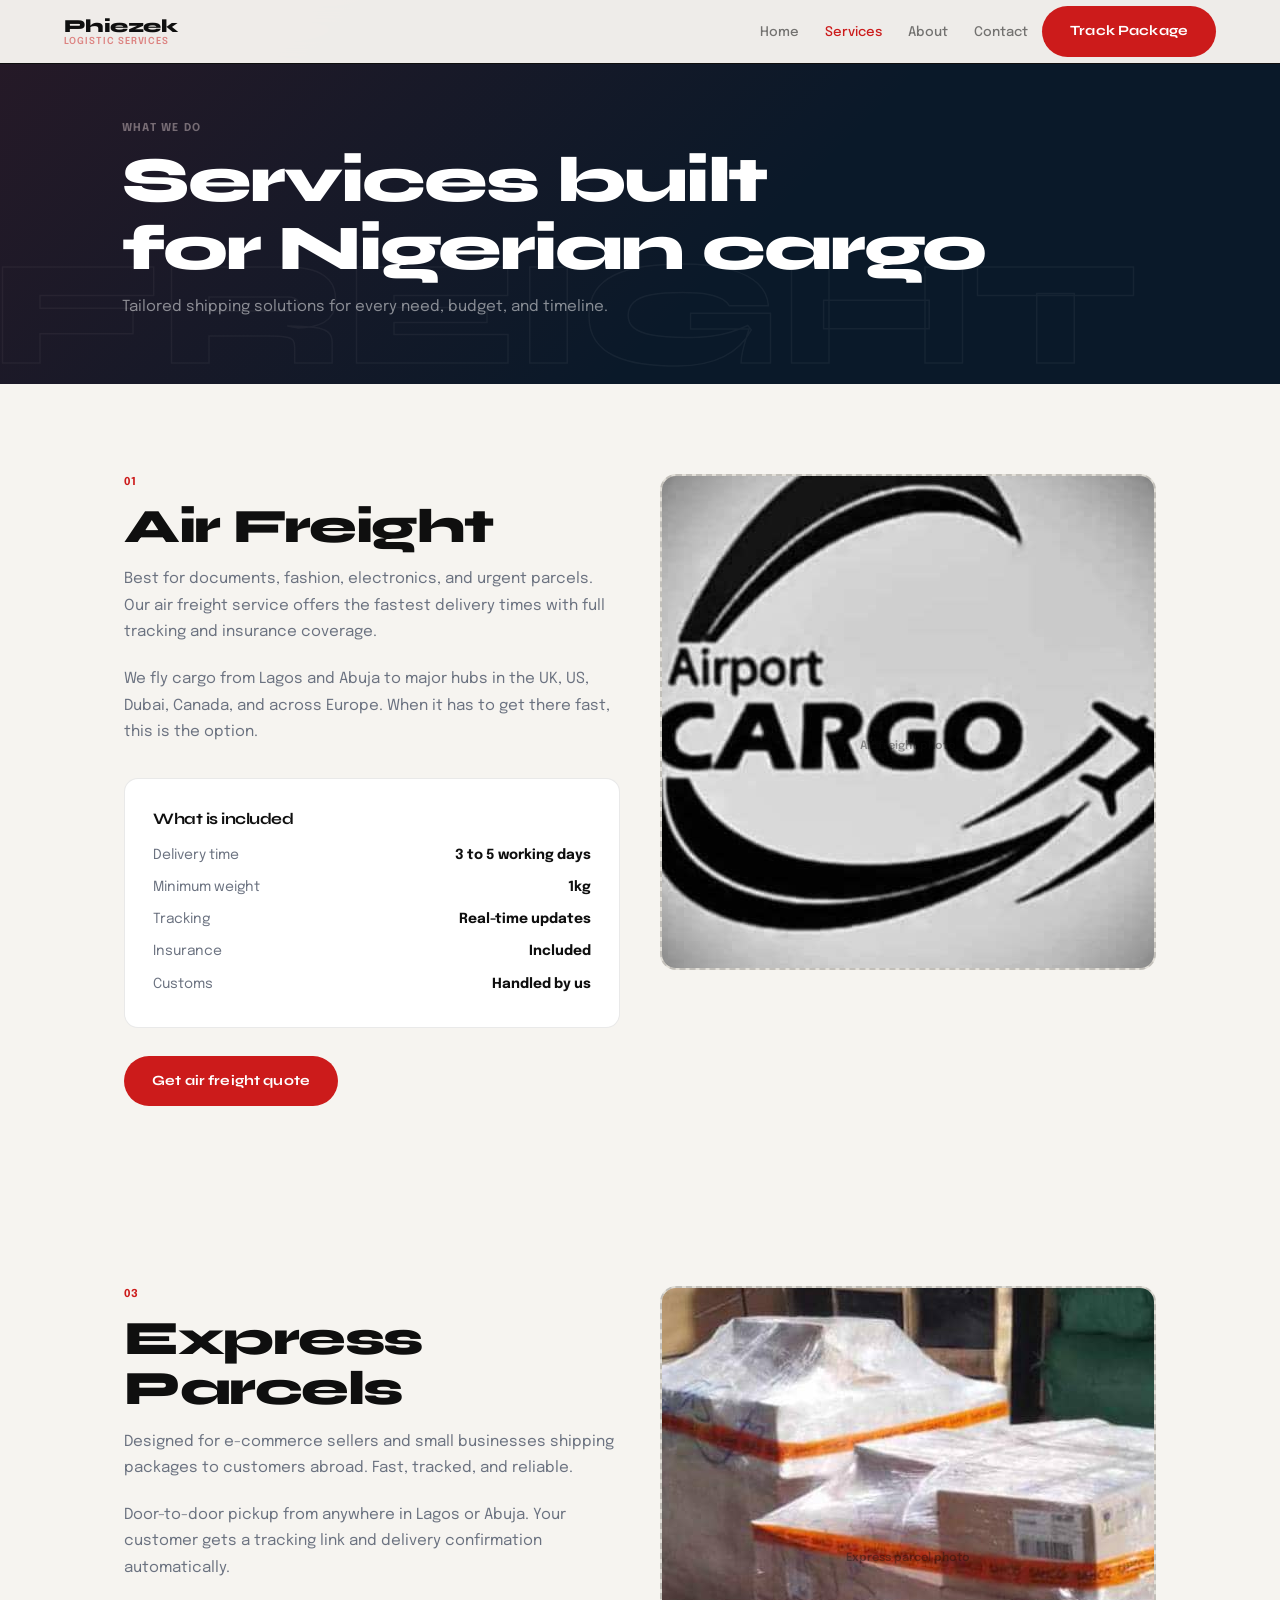
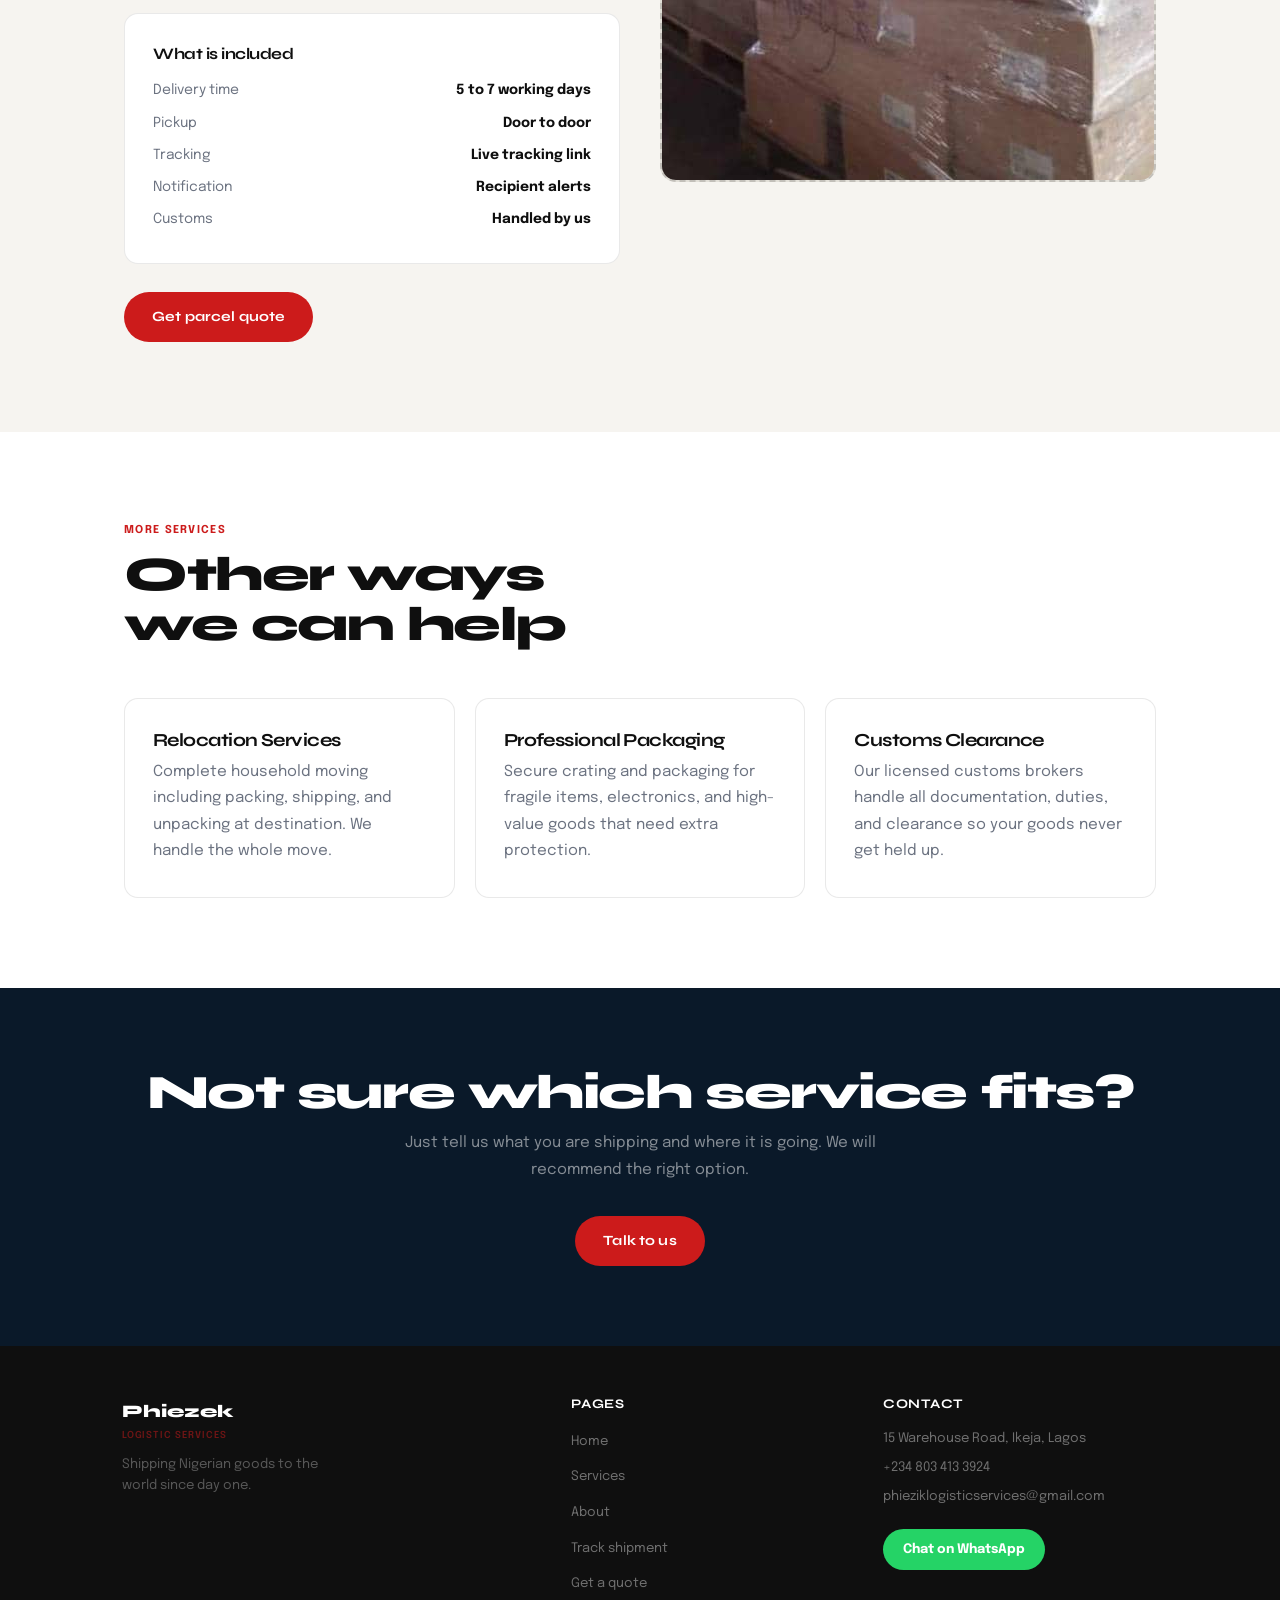
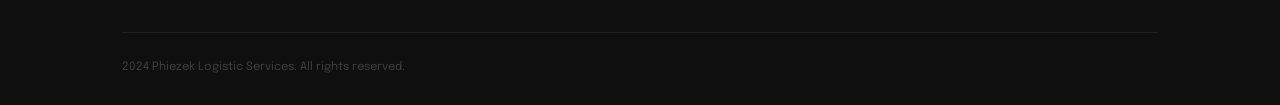
<file: services.html>
<!DOCTYPE html>
<html lang="en">
<head>
<meta charset="UTF-8">
<meta name="viewport" content="width=device-width, initial-scale=1.0">
<title>Services | Phiezek Logistics</title>
<link href="https://fonts.googleapis.com/css2?family=Syne:wght@700;800&family=Epilogue:wght@300;400;500;600&display=swap" rel="stylesheet">
<link rel="stylesheet" href="css/style.css">
</head>
<body>

<nav class="navbar">
  <a href="index.html" class="logo">Phiezek <span>Logistic Services</span></a>
  <div class="nav-right">
    <ul class="nav-links">
      <li><a href="index.html">Home</a></li>
      <li><a href="services.html">Services</a></li>
      <li><a href="about.html">About</a></li>
      <li><a href="contact.html">Contact</a></li>
    </ul>
    <a href="track.html" class="btn btn-red">Track Package</a>
    <button class="hamburger">&#9776;</button>
  </div>
</nav>

<header class="page-header">
  <div class="hero-bg-word">FREIGHT</div>
  <div class="container">
    <span class="eyebrow" style="color:rgba(255,255,255,.4);">What we do</span>
    <h1>Services built<br>for Nigerian cargo</h1>
    <p>Tailored shipping solutions for every need, budget, and timeline.</p>
  </div>
</header>

<!-- AIR FREIGHT -->
<section class="section-pad bg-off">
  <div class="container">
    <div class="grid-2">
      <div>
        <span class="eyebrow">01</span>
        <h2>Air Freight</h2>
        <p style="margin-bottom:20px;">Best for documents, fashion, electronics, and urgent parcels. Our air freight service offers the fastest delivery times with full tracking and insurance coverage.</p>
        <p style="margin-bottom:32px;">We fly cargo from Lagos and Abuja to major hubs in the UK, US, Dubai, Canada, and across Europe. When it has to get there fast, this is the option.</p>
        <div class="card" style="margin-bottom:28px;">
          <h4 style="font-family:'Syne',sans-serif;color:var(--ink);margin-bottom:16px;">What is included</h4>
          <div style="display:grid;gap:10px;">
            <div style="display:flex;justify-content:space-between;font-size:.87rem;"><span style="color:var(--muted);">Delivery time</span><strong>3 to 5 working days</strong></div>
            <div style="display:flex;justify-content:space-between;font-size:.87rem;"><span style="color:var(--muted);">Minimum weight</span><strong>1kg</strong></div>
            <div style="display:flex;justify-content:space-between;font-size:.87rem;"><span style="color:var(--muted);">Tracking</span><strong>Real-time updates</strong></div>
            <div style="display:flex;justify-content:space-between;font-size:.87rem;"><span style="color:var(--muted);">Insurance</span><strong>Included</strong></div>
            <div style="display:flex;justify-content:space-between;font-size:.87rem;"><span style="color:var(--muted);">Customs</span><strong>Handled by us</strong></div>
          </div>
        </div>
        <a href="contact.html" class="btn btn-red">Get air freight quote</a>
      </div>
      <div class="reveal">
        <div class="photo-ph" style="aspect-ratio:1/1;border-radius:16px;">
          <div class="photo-ph-icon"><svg viewBox="0 0 24 24"><rect x="3" y="3" width="18" height="18" rx="2"/><circle cx="8.5" cy="8.5" r="1.5"/><polyline points="21 15 16 10 5 21"/></svg>
          <img src="images/img 2.jpeg" alt="">
          </div>
          <div class="photo-ph-label">Air freight photo</div>
        </div>
      </div>
    </div>
  </div>
</section>


<!-- EXPRESS -->
<section class="section-pad bg-off">
  <div class="container">
    <div class="grid-2">
      <div>
        <span class="eyebrow">03</span>
        <h2>Express Parcels</h2>
        <p style="margin-bottom:20px;">Designed for e-commerce sellers and small businesses shipping packages to customers abroad. Fast, tracked, and reliable.</p>
        <p style="margin-bottom:32px;">Door-to-door pickup from anywhere in Lagos or Abuja. Your customer gets a tracking link and delivery confirmation automatically.</p>
        <div class="card" style="margin-bottom:28px;">
          <h4 style="font-family:'Syne',sans-serif;color:var(--ink);margin-bottom:16px;">What is included</h4>
          <div style="display:grid;gap:10px;">
            <div style="display:flex;justify-content:space-between;font-size:.87rem;"><span style="color:var(--muted);">Delivery time</span><strong>5 to 7 working days</strong></div>
            <div style="display:flex;justify-content:space-between;font-size:.87rem;"><span style="color:var(--muted);">Pickup</span><strong>Door to door</strong></div>
            <div style="display:flex;justify-content:space-between;font-size:.87rem;"><span style="color:var(--muted);">Tracking</span><strong>Live tracking link</strong></div>
            <div style="display:flex;justify-content:space-between;font-size:.87rem;"><span style="color:var(--muted);">Notification</span><strong>Recipient alerts</strong></div>
            <div style="display:flex;justify-content:space-between;font-size:.87rem;"><span style="color:var(--muted);">Customs</span><strong>Handled by us</strong></div>
          </div>
        </div>
        <a href="contact.html" class="btn btn-red">Get parcel quote</a>
      </div>
      <div class="reveal">
        <div class="photo-ph" style="aspect-ratio:1/1;border-radius:16px;">
          <div class="photo-ph-icon"><svg viewBox="0 0 24 24"><rect x="3" y="3" width="18" height="18" rx="2"/><circle cx="8.5" cy="8.5" r="1.5"/><polyline points="21 15 16 10 5 21"/></svg>
          <img src="images/img 1.jpeg" alt="">
          </div>
          <div class="photo-ph-label">Express parcel photo</div>
        </div>
      </div>
    </div>
  </div>
</section>

<!-- ADDITIONAL -->
<section class="section-pad bg-white">
  <div class="container">
    <span class="eyebrow">More services</span>
    <h2 style="margin-bottom:48px;">Other ways<br>we can help</h2>
    <div class="grid-3">
      <div class="card reveal">
        <h3>Relocation Services</h3>
        <p>Complete household moving including packing, shipping, and unpacking at destination. We handle the whole move.</p>
      </div>
      <div class="card reveal">
        <h3>Professional Packaging</h3>
        <p>Secure crating and packaging for fragile items, electronics, and high-value goods that need extra protection.</p>
      </div>
      <div class="card reveal">
        <h3>Customs Clearance</h3>
        <p>Our licensed customs brokers handle all documentation, duties, and clearance so your goods never get held up.</p>
      </div>
    </div>
  </div>
</section>

<!-- PROHIBITED -->
<!-- <section class="section-pad bg-off">
  <div class="container">
    <div class="grid-2">
      <div>
        <span class="eyebrow">Good to know</span>
        <h2>What we cannot ship</h2>
        <p style="margin-bottom:20px;">To ensure smooth customs clearance and avoid seizures, there are items we are not able to carry. Knowing this beforehand saves everyone time and money.</p>
        <p style="margin-bottom:28px;">If you are unsure about a specific item, just ask us before booking. We would rather tell you upfront.</p>
        <a href="contact.html" class="btn btn-outline-ink">Ask about specific items</a>
      </div>
      <div class="card reveal">
        <div style="display:grid;grid-template-columns:1fr 1fr;gap:14px;">
          <div style="font-size:.85rem;color:var(--muted);display:flex;align-items:center;gap:8px;"><span style="color:#EF4444;font-weight:700;">&#215;</span> Firearms and ammo</div>
          <div style="font-size:.85rem;color:var(--muted);display:flex;align-items:center;gap:8px;"><span style="color:#EF4444;font-weight:700;">&#215;</span> Illegal drugs</div>
          <div style="font-size:.85rem;color:var(--muted);display:flex;align-items:center;gap:8px;"><span style="color:#EF4444;font-weight:700;">&#215;</span> Perishable food</div>
          <div style="font-size:.85rem;color:var(--muted);display:flex;align-items:center;gap:8px;"><span style="color:#EF4444;font-weight:700;">&#215;</span> Counterfeit goods</div>
          <div style="font-size:.85rem;color:var(--muted);display:flex;align-items:center;gap:8px;"><span style="color:#EF4444;font-weight:700;">&#215;</span> Hazardous chemicals</div>
          <div style="font-size:.85rem;color:var(--muted);display:flex;align-items:center;gap:8px;"><span style="color:#EF4444;font-weight:700;">&#215;</span> Live animals</div>
          <div style="font-size:.85rem;color:var(--muted);display:flex;align-items:center;gap:8px;"><span style="color:#EF4444;font-weight:700;">&#215;</span> Currency and cash</div>
          <div style="font-size:.85rem;color:var(--muted);display:flex;align-items:center;gap:8px;"><span style="color:#EF4444;font-weight:700;">&#215;</span> Explosive materials</div>
        </div>
      </div>
    </div>
  </div>
</section> -->

<div class="cta-band">
  <div class="container">
    <h2>Not sure which service fits?</h2>
    <p>Just tell us what you are shipping and where it is going. We will recommend the right option.</p>
    <a href="contact.html" class="btn btn-red">Talk to us</a>
  </div>
</div>

<footer>
  <div class="container">
    <div class="footer-top">
      <div>
        <a href="index.html" class="footer-logo">Phiezek <span>Logistic Services</span></a>
        <p class="desc">Shipping Nigerian goods to the world since day one.</p>
      </div>
      <div class="footer-col">
        <h4>Pages</h4>
        <ul>
          <li><a href="index.html">Home</a></li>
          <li><a href="services.html">Services</a></li>
          <li><a href="about.html">About</a></li>
          <li><a href="track.html">Track shipment</a></li>
          <li><a href="contact.html">Get a quote</a></li>
        </ul>
      </div>
      <div class="footer-col">
        <h4>Contact</h4>
        <p>15 Warehouse Road, Ikeja, Lagos</p>
        <p>+234 803 413 3924</p>
        <p>phieziklogisticservices@gmail.com</p>
        <a href="https://wa.me/2349027513181" class="whatsapp-btn" style="margin-top:14px;">Chat on WhatsApp</a>
      </div>
    </div>
    <div class="footer-bottom"><p>2024 Phiezek Logistic Services. All rights reserved.</p></div>
  </div>
</footer>
<script src="js/script.js"></script>
</body>
</html>
</file>
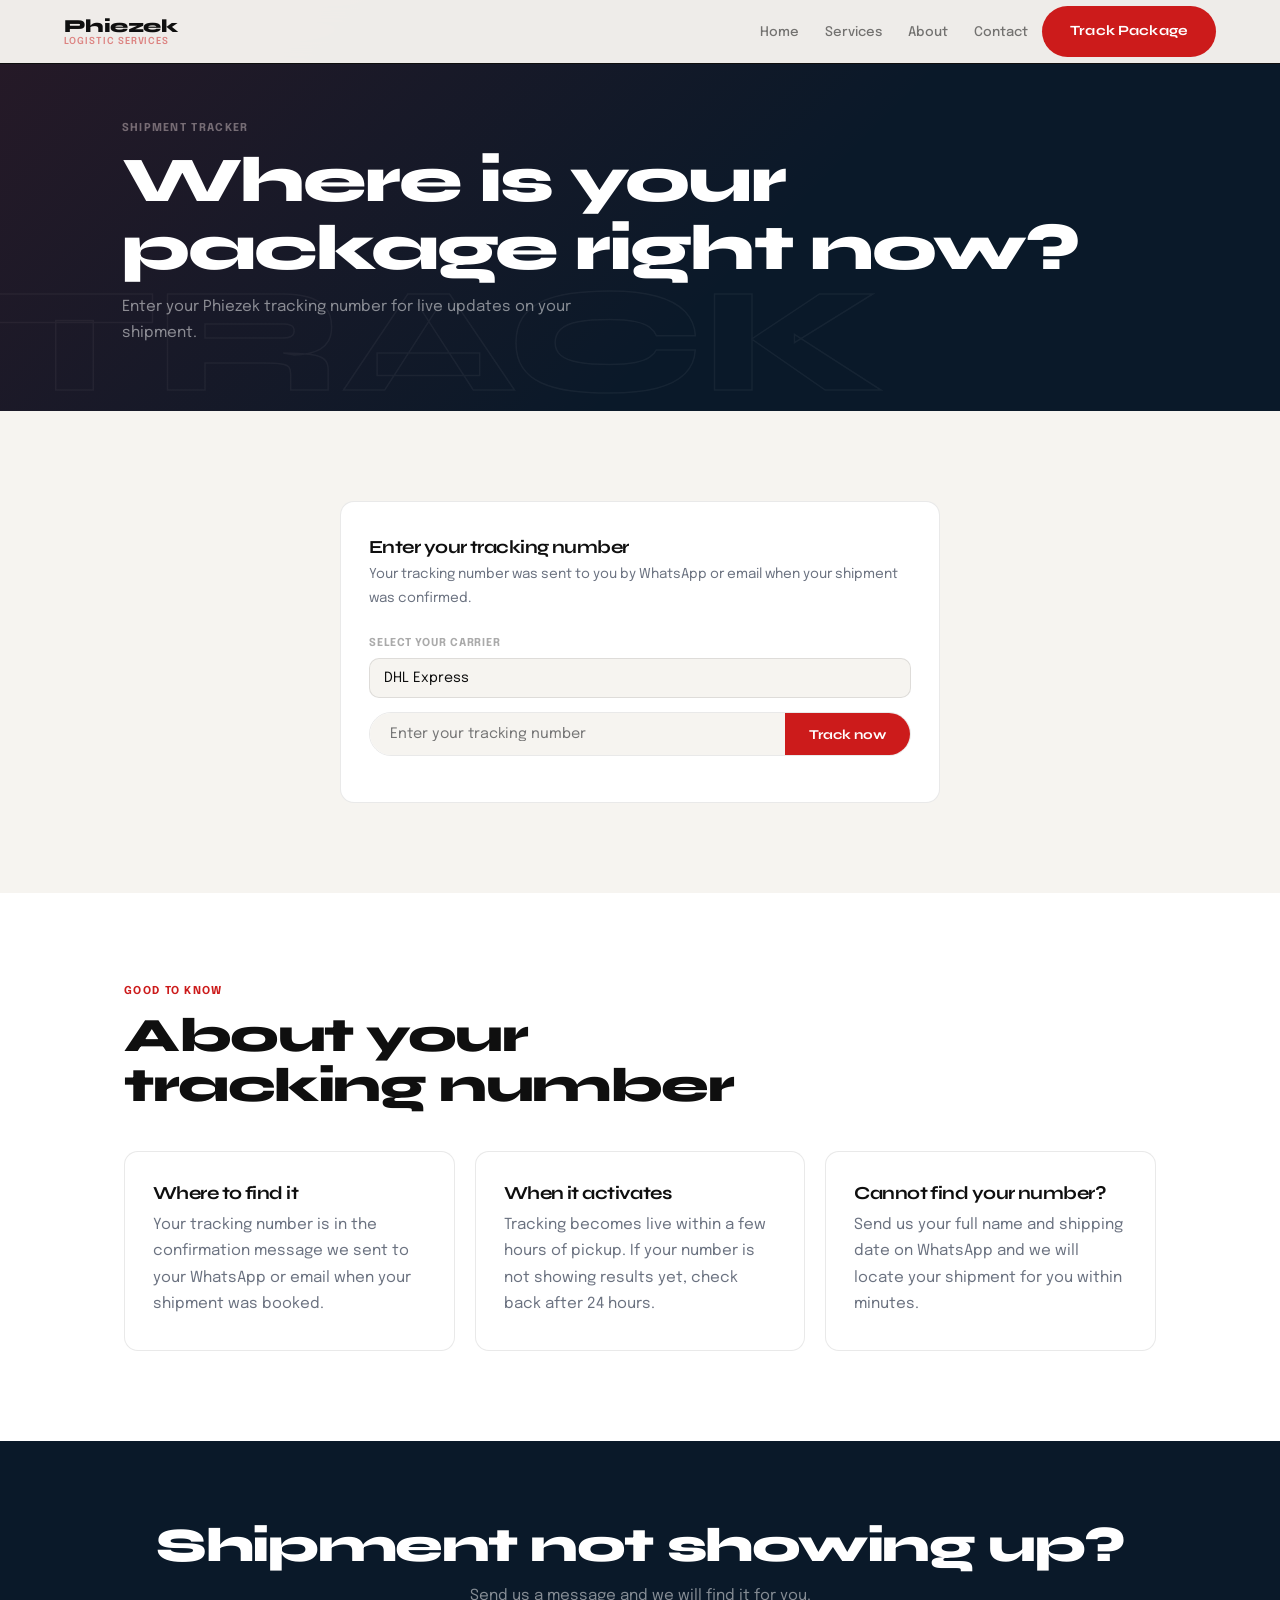
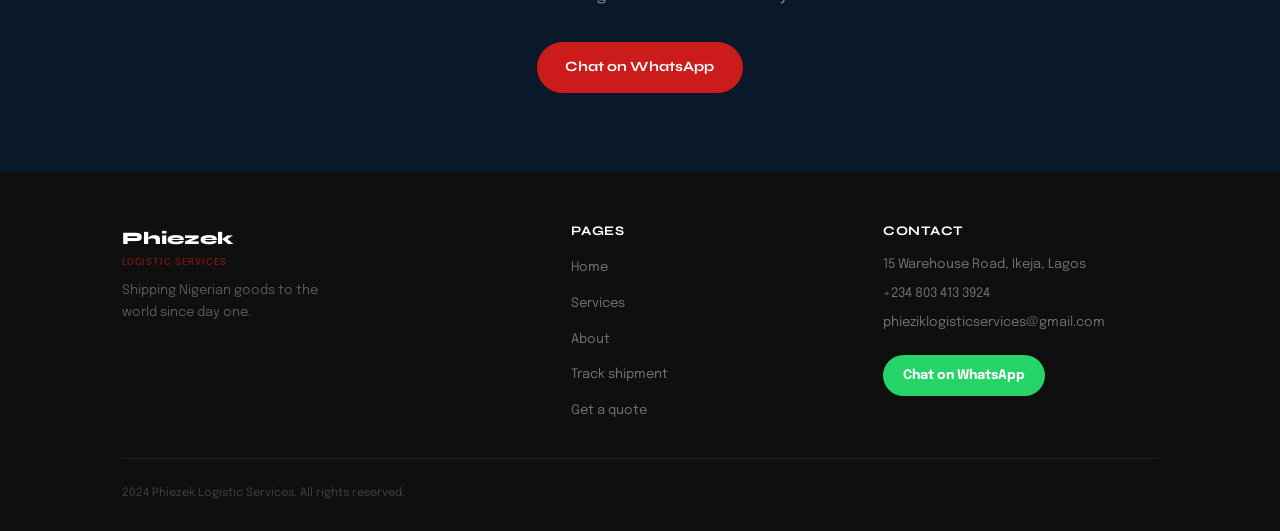
<file: track.html>
<!DOCTYPE html>
<html lang="en">
<head>
<meta charset="UTF-8">
<meta name="viewport" content="width=device-width, initial-scale=1.0">
<title>Track Shipment | Phiezek Logistics</title>
<link href="https://fonts.googleapis.com/css2?family=Syne:wght@700;800&family=Epilogue:wght@300;400;500;600&display=swap" rel="stylesheet">
<link rel="stylesheet" href="css/style.css">
</head>
<body>

<nav class="navbar">
  <a href="index.html" class="logo">Phiezek <span>Logistic Services</span></a>
  <div class="nav-right">
    <ul class="nav-links">
      <li><a href="index.html">Home</a></li>
      <li><a href="services.html">Services</a></li>
      <li><a href="about.html">About</a></li>
      <li><a href="contact.html">Contact</a></li>
    </ul>
    <a href="track.html" class="btn btn-red">Track Package</a>
    <button class="hamburger">&#9776;</button>
  </div>
</nav>

<header class="page-header">
  <div class="hero-bg-word">TRACK</div>
  <div class="container">
    <span class="eyebrow" style="color:rgba(255,255,255,.4);">Shipment tracker</span>
    <h1>Where is your<br>package right now?</h1>
    <p>Enter your Phiezek tracking number for live updates on your shipment.</p>
  </div>
</header>

<section class="section-pad bg-off">
  <div class="container">
    <div class="track-box reveal">
      <h3 style="font-family:'Syne',sans-serif;color:var(--ink);margin-bottom:6px;">Enter your tracking number</h3>
      <p style="margin-bottom:24px;font-size:.85rem;">Your tracking number was sent to you by WhatsApp or email when your shipment was confirmed.</p>
      <form id="trackForm">
        <div class="fg" style="margin-bottom:14px;">
          <label>Select your carrier</label>
          <select id="carrierSelect">
            <option value="dhl">DHL Express</option>
            <option value="fedex">FedEx</option>
            <option value="emirates">Emirates Cargo</option>
            <option value="ups">UPS</option>
          </select>
        </div>
        <div class="track-input-row">
          <input type="text" id="trackingInput" placeholder="Enter your tracking number" autocomplete="off">
          <button type="submit">Track now</button>
        </div>
      </form>

      <div class="track-result" id="trackResult" style="margin-top:28px;display:none;">
        <p style="font-size:.85rem;color:var(--muted);margin-bottom:20px;">
          Your tracking number is <strong id="resultId" style="color:var(--ink);"></strong>. Choose how you want to track it:
        </p>
        <div style="display:flex;flex-direction:column;gap:12px;">
          <a id="carrierLink" href="#" target="_blank" class="btn btn-navy" style="text-align:center;">
            Track on carrier website
          </a>
          <a id="whatsappLink" href="#" target="_blank" class="btn" style="background:#25D366;color:white;text-align:center;">
            Send tracking number to Phiezek on WhatsApp
          </a>
        </div>
        <p style="font-size:.78rem;color:var(--muted);margin-top:16px;text-align:center;">
          Not sure which carrier? Send it to us on WhatsApp and we will look it up for you.
        </p>
      </div>

      <div class="track-result" id="trackResult">
        <div style="display:flex;justify-content:space-between;flex-wrap:wrap;gap:10px;padding:18px;background:var(--off);border-radius:10px;margin-bottom:20px;">
          <div><span style="font-size:.72rem;color:var(--muted);text-transform:uppercase;letter-spacing:.06em;display:block;margin-bottom:3px;">Tracking ID</span><strong id="resultId" style="font-family:'Syne',sans-serif;font-size:.95rem;"></strong></div>
          <div><span style="font-size:.72rem;color:var(--muted);text-transform:uppercase;letter-spacing:.06em;display:block;margin-bottom:3px;">Status</span><strong id="resultStatus" style="color:var(--red);font-family:'Syne',sans-serif;font-size:.95rem;"></strong></div>
          <div><span style="font-size:.72rem;color:var(--muted);text-transform:uppercase;letter-spacing:.06em;display:block;margin-bottom:3px;">Destination</span><strong id="resultDest" style="font-family:'Syne',sans-serif;font-size:.95rem;"></strong></div>
          <div><span style="font-size:.72rem;color:var(--muted);text-transform:uppercase;letter-spacing:.06em;display:block;margin-bottom:3px;">ETA</span><strong id="resultEta" style="font-family:'Syne',sans-serif;font-size:.95rem;"></strong></div>
        </div>

        <div class="status-step">
          <div class="status-icon done">&#10003;</div>
          <div class="status-info"><h4>Package received</h4><p>Lagos Warehouse, Nigeria</p><span>Jan 15, 2024 at 10:30am</span></div>
        </div>
        <div class="status-step">
          <div class="status-icon done">&#10003;</div>
          <div class="status-info"><h4>Customs cleared</h4><p>Export documentation complete</p><span>Jan 16, 2024 at 2:45pm</span></div>
        </div>
        <div class="status-step">
          <div class="status-icon active-step">&#8594;</div>
          <div class="status-info"><h4>In transit</h4><p>Departed Nigeria, en route to destination</p><span>Jan 17, 2024 at 8:00am</span></div>
        </div>
        <div class="status-step">
          <div class="status-icon pending">&#9679;</div>
          <div class="status-info"><h4>Arrival at destination</h4><p>Expected at destination hub</p><span>Estimated: Jan 20, 2024</span></div>
        </div>
        <div class="status-step">
          <div class="status-icon pending">&#9679;</div>
          <div class="status-info"><h4>Out for delivery</h4><p>Final delivery to recipient</p><span>Estimated: Jan 21, 2024</span></div>
        </div>

        <div style="margin-top:24px;text-align:center;">
          <a href="contact.html" class="btn btn-outline-ink">Need help? Contact support</a>
        </div>
      </div>
    </div>
  </div>
</section>

<!-- INFO -->
<section class="section-pad bg-white">
  <div class="container">
    <span class="eyebrow">Good to know</span>
    <h2 style="margin-bottom:40px;">About your<br>tracking number</h2>
    <div class="grid-3">
      <div class="card reveal">
        <h3>Where to find it</h3>
        <p>Your tracking number is in the confirmation message we sent to your WhatsApp or email when your shipment was booked.</p>
      </div>
      <div class="card reveal">
        <h3>When it activates</h3>
        <p>Tracking becomes live within a few hours of pickup. If your number is not showing results yet, check back after 24 hours.</p>
      </div>
      <div class="card reveal">
        <h3>Cannot find your number?</h3>
        <p>Send us your full name and shipping date on WhatsApp and we will locate your shipment for you within minutes.</p>
      </div>
    </div>
  </div>
</section>

<div class="cta-band">
  <div class="container">
    <h2>Shipment not showing up?</h2>
    <p>Send us a message and we will find it for you.</p>
    <a href="https://wa.me/2349027513181" class="btn btn-red">Chat on WhatsApp</a>
  </div>
</div>

<footer>
  <div class="container">
    <div class="footer-top">
      <div>
        <a href="index.html" class="footer-logo">Phiezek <span>Logistic Services</span></a>
        <p class="desc">Shipping Nigerian goods to the world since day one.</p>
      </div>
      <div class="footer-col">
        <h4>Pages</h4>
        <ul>
          <li><a href="index.html">Home</a></li>
          <li><a href="services.html">Services</a></li>
          <li><a href="about.html">About</a></li>
          <li><a href="track.html">Track shipment</a></li>
          <li><a href="contact.html">Get a quote</a></li>
        </ul>
      </div>
      <div class="footer-col">
        <h4>Contact</h4>
        <p>15 Warehouse Road, Ikeja, Lagos</p>
        <p>+234 803 413 3924</p>
        <p>phieziklogisticservices@gmail.com</p>
        <a href="https://wa.me/2349027513181" class="whatsapp-btn" style="margin-top:14px;">Chat on WhatsApp</a>
      </div>
    </div>
    <div class="footer-bottom"><p>2024 Phiezek Logistic Services. All rights reserved.</p></div>
  </div>
</footer>
<script src="js/script.js"></script>
</body>
</html>
</file>
<file: css/style.css>
@import url('https://fonts.googleapis.com/css2?family=Syne:wght@700;800&family=Epilogue:wght@300;400;500;600&display=swap');

/* =========================================
   TOKENS
   ========================================= */
:root {
  --red: #CC1B1B;
  --red-dark: #A81515;
  --navy: #0A1929;
  --navy-mid: #112240;
  --white: #FFFFFF;
  --off: #F6F4F0;
  --ink: #0F0F0F;
  --muted: #6B7280;
  --border: rgba(15,15,15,.09);
  --success: #10B981;
  --radius: 14px;
  --shadow: 0 8px 32px -8px rgba(10,25,41,.12);
}

/* =========================================
   RESET & BASE
   ========================================= */
*, *::before, *::after { box-sizing: border-box; margin: 0; padding: 0; }
html { scroll-behavior: smooth; }
body { font-family: 'Epilogue', sans-serif; background: var(--off); color: var(--ink); overflow-x: hidden; line-height: 1.6; }

/* =========================================
   TYPOGRAPHY
   ========================================= */
h1, h2, h3, h4 { font-family: 'Syne', sans-serif; letter-spacing: -.03em; line-height: 1.05; }
h1 { font-size: clamp(2.8rem, 10vw, 5.5rem); font-weight: 800; }
h2 { font-size: clamp(1.9rem, 5vw, 3rem); font-weight: 800; margin-bottom: 14px; }
h3 { font-size: 1.15rem; font-weight: 700; margin-bottom: 8px; }
p { font-size: .95rem; color: var(--muted); line-height: 1.75; }
a { text-decoration: none; }

.accent { color: var(--red); }
.container { max-width: 1160px; margin: 0 auto; padding: 0 5%; width: 100%; }
.section-pad { padding: 90px 0; }
.bg-off { background: var(--off); }
.bg-navy { background: var(--navy); }
.bg-white { background: var(--white); }
.text-center { text-align: center; }

.eyebrow {
  font-size: .68rem; font-weight: 700; letter-spacing: .12em;
  text-transform: uppercase; color: var(--red); margin-bottom: 10px; display: block;
}

.section-intro {
  font-size: .95rem; color: var(--muted); line-height: 1.75;
  max-width: 480px; margin-bottom: 52px;
}

/* =========================================
   BUTTONS
   ========================================= */
.btn {
  display: inline-block; padding: 14px 28px; border-radius: 100px;
  font-family: 'Syne', sans-serif; font-size: .88rem; font-weight: 700;
  letter-spacing: .01em; transition: background .2s, transform .15s, color .2s;
  cursor: pointer; border: none;
}
.btn-red { background: var(--red); color: var(--white); }
.btn-red:hover { background: var(--red-dark); transform: translateY(-2px); }
.btn-navy { background: var(--navy); color: var(--white); }
.btn-navy:hover { background: var(--ink); transform: translateY(-2px); }
.btn-outline-white { border: 1.5px solid rgba(255,255,255,.3); color: var(--white); background: transparent; }
.btn-outline-white:hover { border-color: var(--white); background: rgba(255,255,255,.08); }
.btn-outline-ink { border: 1.5px solid var(--border); color: var(--ink); background: transparent; }
.btn-outline-ink:hover { border-color: var(--red); color: var(--red); }

/* =========================================
   NAVBAR
   ========================================= */
.navbar {
  position: fixed; top: 0; left: 0; right: 0; z-index: 100;
  height: 64px; padding: 0 5%;
  display: flex; align-items: center; justify-content: space-between;
  background: rgba(246,244,240,.97); backdrop-filter: blur(12px);
  border-bottom: 1.5px solid var(--ink);
}

.logo {
  font-family: 'Syne', sans-serif; font-weight: 800; font-size: 1.15rem;
  color: var(--ink); letter-spacing: -.03em; line-height: 1.1;
}
.logo span { color: var(--red); display: block; font-family: 'Epilogue', sans-serif; font-size: .6rem; font-weight: 600; letter-spacing: .1em; text-transform: uppercase; opacity: .5; }

.nav-right { display: flex; align-items: center; gap: 14px; }

.nav-links { display: none; gap: 26px; list-style: none; align-items: center; }
.nav-links a { font-size: .83rem; font-weight: 500; color: var(--ink); opacity: .55; transition: opacity .2s; }
.nav-links a:hover, .nav-links a.active { opacity: 1; color: var(--red); }

.hamburger { font-size: 1.4rem; cursor: pointer; color: var(--ink); background: none; border: none; }

/* Mobile menu open */
.nav-links.open {
  display: flex; flex-direction: column;
  position: fixed; top: 64px; left: 0; right: 0;
  background: var(--off); border-bottom: 1.5px solid var(--ink);
  padding: 24px 5%; gap: 20px; z-index: 99;
}

@media (min-width: 768px) {
  .nav-links { display: flex !important; flex-direction: row; position: static; background: none; border: none; padding: 0; }
  .hamburger { display: none; }
}

/* =========================================
   HERO
   ========================================= */
.hero {
  min-height: 100svh;
  background: var(--navy);
  padding: 100px 5% 80px;
  display: flex; flex-direction: column; justify-content: center;
  position: relative; overflow: hidden;
  gap: 36px;
}

.hero-bg-word {
  position: absolute; bottom: -10px; left: -8px;
  font-family: 'Syne', sans-serif;
  font-size: clamp(90px, 24vw, 200px);
  font-weight: 800; color: transparent;
  -webkit-text-stroke: 1.5px rgba(255,255,255,.05);
  pointer-events: none; line-height: 1; white-space: nowrap; z-index: 0;
}

.hero-tag {
  display: inline-block; background: var(--red); color: var(--white);
  font-size: .68rem; font-weight: 700; letter-spacing: .1em;
  text-transform: uppercase; padding: 5px 14px; border-radius: 100px;
  width: fit-content;
}

.hero-content { position: relative; z-index: 1; }

.hero h1 { color: var(--white); margin-bottom: 20px; }
.hero-sub { font-size: 1rem; color: rgba(255,255,255,.5); max-width: 420px; margin-bottom: 32px; }

.hero-actions { display: flex; flex-direction: column; gap: 12px; }

.live-pill {
  display: inline-flex; align-items: center; gap: 7px;
  background: rgba(16,185,129,.1); border: 1px solid rgba(16,185,129,.25);
  color: var(--success); font-size: .72rem; font-weight: 600;
  padding: 6px 12px; border-radius: 100px; width: fit-content; margin-bottom: 8px;
}
.live-dot { width: 6px; height: 6px; background: var(--success); border-radius: 50%; animation: blink 1.5s infinite; }
@keyframes blink { 0%,100%{opacity:1} 50%{opacity:.2} }

.hero-stats {
  display: grid; grid-template-columns: repeat(3, 1fr);
  gap: 2px; border-radius: 14px; overflow: hidden; position: relative; z-index: 1;
}
.hstat { background: rgba(255,255,255,.05); padding: 18px 12px; text-align: center; }
.hstat-num { font-family: 'Syne', sans-serif; font-size: 1.5rem; font-weight: 800; color: var(--white); line-height: 1; margin-bottom: 4px; }
.hstat-label { font-size: .68rem; color: rgba(255,255,255,.4); font-weight: 500; }

/* =========================================
   PAGE HEADER (inner pages)
   ========================================= */
.page-header {
  background: var(--navy);
  padding: 120px 5% 64px;
  position: relative; overflow: hidden;
}
.page-header::after {
  content: '';
  position: absolute; inset: 0;
  background: linear-gradient(135deg, rgba(204,27,27,.15) 0%, transparent 60%);
  pointer-events: none;
}
.page-header .hero-bg-word { font-size: clamp(60px, 18vw, 150px); bottom: -5px; }
.page-header h1 { color: var(--white); font-size: clamp(2.2rem, 7vw, 4rem); position: relative; z-index: 1; margin-bottom: 12px; }
.page-header p { color: rgba(255,255,255,.5); max-width: 500px; position: relative; z-index: 1; }

/* =========================================
   CARDS
   ========================================= */
.card {
  background: var(--white); border-radius: var(--radius);
  padding: 32px 28px; border: 1.5px solid var(--border);
  transition: transform .25s, border-color .25s, box-shadow .25s;
}
.card:hover { transform: translateY(-4px); border-color: rgba(204,27,27,.2); box-shadow: var(--shadow); }

/* =========================================
   GRIDS
   ========================================= */
.grid-2 { display: grid; grid-template-columns: 1fr; gap: 40px; }
.grid-3 { display: grid; grid-template-columns: 1fr; gap: 20px; }

@media (min-width: 640px) {
  .grid-3 { grid-template-columns: 1fr 1fr; }
}
@media (min-width: 900px) {
  .grid-2 { grid-template-columns: 1fr 1fr; }
  .grid-3 { grid-template-columns: repeat(3, 1fr); }
  .hero-actions { flex-direction: row; }
}

/* =========================================
   SERVICES STACK (dark)
   ========================================= */
.svc-stack { display: flex; flex-direction: column; gap: 2px; }

.svc {
  background: #141E2D; padding: 32px 28px;
  display: flex; align-items: flex-start; justify-content: space-between; gap: 16px;
  transition: background .25s; cursor: default;
}
.svc:first-child { border-radius: 14px 14px 0 0; }
.svc:last-child { border-radius: 0 0 14px 14px; }
.svc:only-child { border-radius: 14px; }
.svc:hover { background: var(--red); }

.svc-num { font-family: 'Syne', sans-serif; font-size: .65rem; font-weight: 800; color: rgba(255,255,255,.2); letter-spacing: .15em; margin-bottom: 8px; }
.svc h3 { color: var(--white); font-size: 1.05rem; margin-bottom: 6px; }
.svc p { font-size: .83rem; color: rgba(255,255,255,.45); line-height: 1.65; transition: color .25s; }
.svc:hover p { color: rgba(255,255,255,.8); }

.svc-arrow {
  width: 34px; height: 34px; border: 1.5px solid rgba(255,255,255,.15); border-radius: 50%;
  display: flex; align-items: center; justify-content: center;
  color: rgba(255,255,255,.3); font-size: .85rem; flex-shrink: 0; margin-top: 2px;
  transition: border-color .25s, color .25s, transform .25s;
}
.svc:hover .svc-arrow { border-color: var(--white); color: var(--white); transform: rotate(45deg); }

/* =========================================
   STEPS
   ========================================= */
.step {
  background: var(--white); border-radius: var(--radius);
  padding: 28px 24px; border: 1.5px solid var(--border);
  display: flex; gap: 18px; align-items: flex-start;
  transition: border-color .25s, transform .25s;
}
.step:hover { border-color: var(--red); transform: translateX(4px); }

.step-badge {
  width: 42px; height: 42px; border-radius: 10px; flex-shrink: 0;
  display: flex; align-items: center; justify-content: center;
  font-family: 'Syne', sans-serif; font-size: .95rem; font-weight: 800;
}
.step:nth-child(1) .step-badge { background: #FFE0E0; color: var(--red); }
.step:nth-child(2) .step-badge { background: var(--red); color: var(--white); }
.step:nth-child(3) .step-badge { background: var(--navy); color: var(--white); }

.step h3 { color: var(--ink); }
.step p { font-size: .84rem; }

/* =========================================
   PHOTO PLACEHOLDERS
   ========================================= */
.photo-grid { display: grid; grid-template-columns: 1fr 1fr; gap: 12px; margin-bottom: 10px; }

.photo-ph {
  aspect-ratio: 4/3; border-radius: 12px;
  background: #e2dfd8; border: 2px dashed rgba(15,15,15,.15);
  display: flex; flex-direction: column; align-items: center; justify-content: center;
  gap: 8px; position: relative; overflow: hidden;
}
.photo-ph::before { content: ''; position: absolute; inset: 0; background: linear-gradient(135deg, #dedad3 0%, #ccc9c1 100%); }
.photo-ph-icon { position: relative; z-index: 1; width: 40px; height: 40px; border-radius: 10px; background: rgba(255,255,255,.5); display: flex; align-items: center; justify-content: center; }
.photo-ph-icon svg { width: 20px; height: 20px; stroke: rgba(15,15,15,.35); fill: none; stroke-width: 1.5; stroke-linecap: round; }
.photo-ph-label { position: relative; z-index: 1; font-size: .72rem; font-weight: 600; color: rgba(15,15,15,.4); }

.replace-hint { font-size: .72rem; color: var(--muted); text-align: center; padding: 8px; background: rgba(204,27,27,.05); border-radius: 8px; border: 1px dashed rgba(204,27,27,.2); }

/* Video placeholder */
.video-ph {
  width: 100%; aspect-ratio: 16/9; border-radius: 18px;
  background: var(--navy); display: flex; flex-direction: column;
  align-items: center; justify-content: center; gap: 14px;
  border: 2px dashed rgba(255,255,255,.08); position: relative; overflow: hidden;
}
.video-ph::before { content: ''; position: absolute; inset: 0; background: linear-gradient(135deg, #142033 0%, #0a1929 100%); }
.play-btn {
  position: relative; z-index: 1; width: 60px; height: 60px; border-radius: 50%;
  background: var(--red); display: flex; align-items: center; justify-content: center;
  cursor: pointer; transition: transform .2s, background .2s;
}
.play-btn:hover { transform: scale(1.08); background: var(--red-dark); }
.play-btn svg { width: 22px; height: 22px; fill: var(--white); margin-left: 3px; }
.video-caption { position: relative; z-index: 1; font-size: .78rem; color: rgba(255,255,255,.3); font-weight: 500; letter-spacing: .04em; }

/* =========================================
   QUOTE FORM
   ========================================= */
.quote-section {
  background: var(--red); padding: 90px 5%;
  position: relative; overflow: hidden;
}
.quote-circle { position: absolute; border-radius: 50%; background: rgba(255,255,255,.07); pointer-events: none; }
.qc1 { width: 300px; height: 300px; top: -80px; right: -60px; }
.qc2 { width: 200px; height: 200px; bottom: -60px; left: 5%; }

.quote-section h2 { color: var(--white); }
.quote-section p { color: rgba(255,255,255,.75); }

.promise-list { list-style: none; display: flex; flex-direction: column; gap: 10px; margin: 24px 0 36px; }
.promise-list li { display: flex; align-items: center; gap: 10px; font-size: .88rem; font-weight: 500; color: rgba(255,255,255,.85); }
.promise-list li::before {
  content: ''; width: 18px; height: 18px; border-radius: 50%; flex-shrink: 0;
  border: 1.5px solid rgba(255,255,255,.5);
  background-image: url("data:image/svg+xml,%3Csvg xmlns='http://www.w3.org/2000/svg' viewBox='0 0 12 12'%3E%3Cpath d='M2 6l3 3 5-5' stroke='white' stroke-width='1.5' fill='none' stroke-linecap='round' stroke-linejoin='round'/%3E%3C/svg%3E");
  background-repeat: no-repeat; background-position: center;
}

.form-card { background: var(--white); border-radius: 20px; padding: 36px 28px; position: relative; z-index: 1; }
.form-title { font-family: 'Syne', sans-serif; font-size: 1rem; font-weight: 700; color: var(--ink); margin-bottom: 22px; }

.fg { margin-bottom: 14px; }
.fg label { display: block; font-size: .68rem; font-weight: 700; color: #aaa; letter-spacing: .07em; text-transform: uppercase; margin-bottom: 6px; }
.fg input, .fg select, .fg textarea {
  width: 100%; padding: 12px 14px;
  border: 1.5px solid rgba(15,15,15,.1); border-radius: 10px;
  font-family: 'Epilogue', sans-serif; font-size: .88rem; color: var(--ink);
  background: var(--off); outline: none; transition: border-color .2s;
  -webkit-appearance: none; resize: none;
}
.fg input:focus, .fg select:focus, .fg textarea:focus { border-color: var(--red); background: var(--white); }

.form-row { display: grid; grid-template-columns: 1fr 1fr; gap: 12px; }

.form-submit {
  width: 100%; margin-top: 6px; padding: 15px;
  background: var(--navy); color: var(--white); border: none;
  border-radius: 100px; font-family: 'Syne', sans-serif;
  font-size: .92rem; font-weight: 800; cursor: pointer;
  transition: background .2s, transform .15s;
}
.form-submit:hover { background: var(--red); transform: scale(1.01); }

/* =========================================
   STATS BAR
   ========================================= */
.stats-bar { background: var(--navy); padding: 48px 5%; }
.stats-grid { display: grid; grid-template-columns: repeat(2, 1fr); gap: 24px; text-align: center; }
.stat-num { font-family: 'Syne', sans-serif; font-size: 2rem; font-weight: 800; color: var(--white); line-height: 1; margin-bottom: 4px; }
.stat-label { font-size: .78rem; color: rgba(255,255,255,.4); font-weight: 500; }

@media (min-width: 640px) { .stats-grid { grid-template-columns: repeat(4, 1fr); } }

/* =========================================
   TESTIMONIALS
   ========================================= */
.testi-card { background: var(--white); border-radius: var(--radius); padding: 28px; border: 1.5px solid var(--border); }
.testi-stars { color: #F59E0B; font-size: .85rem; margin-bottom: 8px; }
.quote-mark { font-family: 'Syne', sans-serif; font-size: 3.5rem; color: #EDEBE6; line-height: 1; margin-bottom: -12px; }
.testi-text { font-size: .88rem; color: var(--muted); line-height: 1.7; margin-bottom: 20px; }
.testi-author { display: flex; align-items: center; gap: 12px; }
.testi-avatar { width: 42px; height: 42px; background: var(--navy); border-radius: 50%; display: flex; align-items: center; justify-content: center; color: var(--white); font-family: 'Syne', sans-serif; font-weight: 700; font-size: .85rem; flex-shrink: 0; }
.testi-name { font-family: 'Syne', sans-serif; font-weight: 700; font-size: .88rem; color: var(--ink); }
.testi-role { font-size: .75rem; color: var(--muted); }

/* =========================================
   TRACK PAGE
   ========================================= */
.track-box { background: var(--white); border-radius: var(--radius); padding: 36px 28px; border: 1.5px solid var(--border); max-width: 600px; margin: 0 auto; }
.track-input-row { display: flex; gap: 0; border: 1.5px solid var(--border); border-radius: 100px; overflow: hidden; margin-bottom: 10px; }
.track-input-row input { flex: 1; padding: 14px 20px; border: none; background: var(--off); font-family: 'Epilogue', sans-serif; font-size: .9rem; color: var(--ink); outline: none; }
.track-input-row button { padding: 0 24px; background: var(--red); color: var(--white); border: none; font-family: 'Syne', sans-serif; font-size: .85rem; font-weight: 700; cursor: pointer; transition: background .2s; white-space: nowrap; }
.track-input-row button:hover { background: var(--red-dark); }

.track-result { display: none; margin-top: 28px; }
.track-result.active { display: block; }

.status-step { display: flex; gap: 14px; padding: 18px 0; border-bottom: 1px solid #F0EDE8; }
.status-step:last-child { border-bottom: none; }
.status-icon { width: 38px; height: 38px; border-radius: 50%; display: flex; align-items: center; justify-content: center; font-size: .85rem; flex-shrink: 0; }
.status-icon.done { background: var(--success); color: var(--white); }
.status-icon.active-step { background: var(--red); color: var(--white); }
.status-icon.pending { background: #E5E7EB; color: #9CA3AF; }
.status-info h4 { font-family: 'Syne', sans-serif; font-size: .92rem; color: var(--ink); margin-bottom: 3px; }
.status-info p { font-size: .82rem; margin-bottom: 2px; }
.status-info span { font-size: .75rem; color: var(--muted); }

/* =========================================
   ABOUT — VALUES & CERTS
   ========================================= */
.value-card { background: var(--white); border-radius: var(--radius); padding: 32px 24px; border: 1.5px solid var(--border); transition: transform .25s, border-color .25s; }
.value-card:hover { transform: translateY(-4px); border-color: rgba(204,27,27,.2); }
.value-icon { width: 46px; height: 46px; background: #FFE0E0; border-radius: 10px; display: flex; align-items: center; justify-content: center; margin-bottom: 18px; font-family: 'Syne', sans-serif; font-size: 1.1rem; font-weight: 800; color: var(--red); }
.value-card h3 { color: var(--ink); margin-bottom: 8px; }

.cert-item { display: flex; align-items: flex-start; gap: 14px; padding: 18px 0; border-bottom: 1px solid var(--border); }
.cert-item:last-child { border-bottom: none; }
.cert-check { width: 24px; height: 24px; background: #D1FAE5; border-radius: 50%; display: flex; align-items: center; justify-content: center; flex-shrink: 0; color: var(--success); font-size: .75rem; margin-top: 1px; }
.cert-item h4 { font-family: 'Syne', sans-serif; font-size: .92rem; color: var(--ink); margin-bottom: 3px; }
.cert-item p { font-size: .82rem; }

/* =========================================
   CONTACT — INFO ITEMS
   ========================================= */
.contact-item { display: flex; align-items: flex-start; gap: 16px; padding: 20px 0; border-bottom: 1px solid var(--border); }
.contact-item:last-child { border-bottom: none; }
.contact-icon { width: 42px; height: 42px; background: #FFE0E0; border-radius: 10px; display: flex; align-items: center; justify-content: center; flex-shrink: 0; color: var(--red); font-size: 1.1rem; }
.contact-item h4 { font-family: 'Syne', sans-serif; font-size: .92rem; color: var(--ink); margin-bottom: 4px; }
.contact-item p { font-size: .85rem; margin: 0; }

/* FAQ */
.faq-item { border-bottom: 1.5px solid var(--border); padding: 20px 0; cursor: pointer; }
.faq-item:last-child { border-bottom: none; }
.faq-q { display: flex; justify-content: space-between; align-items: center; font-family: 'Syne', sans-serif; font-size: .95rem; font-weight: 700; color: var(--ink); }
.faq-q .toggle { font-size: 1.2rem; color: var(--red); transition: transform .2s; }
.faq-a { display: none; padding-top: 12px; font-size: .88rem; }
.faq-item.open .faq-a { display: block; }
.faq-item.open .toggle { transform: rotate(45deg); }

/* =========================================
   CTA BAND
   ========================================= */
.cta-band { background: var(--navy); padding: 80px 5%; text-align: center; }
.cta-band h2 { color: var(--white); margin-bottom: 12px; }
.cta-band p { color: rgba(255,255,255,.5); max-width: 500px; margin: 0 auto 32px; }

/* =========================================
   FOOTER
   ========================================= */
footer { background: var(--ink); padding: 52px 5% 28px; }
.footer-top { display: grid; grid-template-columns: 1fr; gap: 36px; padding-bottom: 36px; border-bottom: 1px solid rgba(255,255,255,.07); margin-bottom: 24px; }
.footer-logo { font-family: 'Syne', sans-serif; font-size: 1.1rem; font-weight: 800; color: var(--white); }
.footer-logo span { color: var(--red); display: block; font-family: 'Epilogue', sans-serif; font-size: .6rem; font-weight: 600; letter-spacing: .1em; text-transform: uppercase; opacity: .5; margin-top: 2px; }
footer .desc { color: rgba(255,255,255,.3); font-size: .82rem; line-height: 1.65; margin-top: 10px; max-width: 220px; }
.footer-col h4 { font-family: 'Syne', sans-serif; font-size: .82rem; font-weight: 700; color: var(--white); letter-spacing: .06em; text-transform: uppercase; margin-bottom: 16px; }
.footer-col ul { list-style: none; display: flex; flex-direction: column; gap: 10px; }
.footer-col ul a { color: rgba(255,255,255,.4); font-size: .82rem; transition: color .2s; }
.footer-col ul a:hover { color: var(--red); }
.footer-col p { color: rgba(255,255,255,.4); font-size: .82rem; margin-bottom: 6px; }
.footer-bottom { display: flex; justify-content: space-between; align-items: center; flex-wrap: wrap; gap: 12px; }
.footer-bottom p { font-size: .72rem; color: rgba(255,255,255,.2); }
.whatsapp-btn { background: #25D366; color: var(--white); padding: 10px 20px; border-radius: 100px; font-size: .82rem; font-weight: 700; transition: opacity .2s; display: inline-block; }
.whatsapp-btn:hover { opacity: .85; }

@media (min-width: 640px) { .footer-top { grid-template-columns: 1.5fr 1fr 1fr; } }

/* =========================================
   REVEAL ANIMATIONS
   ========================================= */
.reveal { opacity: 0; transform: translateY(22px); transition: opacity .65s ease, transform .65s ease; }
.reveal.on { opacity: 1; transform: translateY(0); }
</file>
